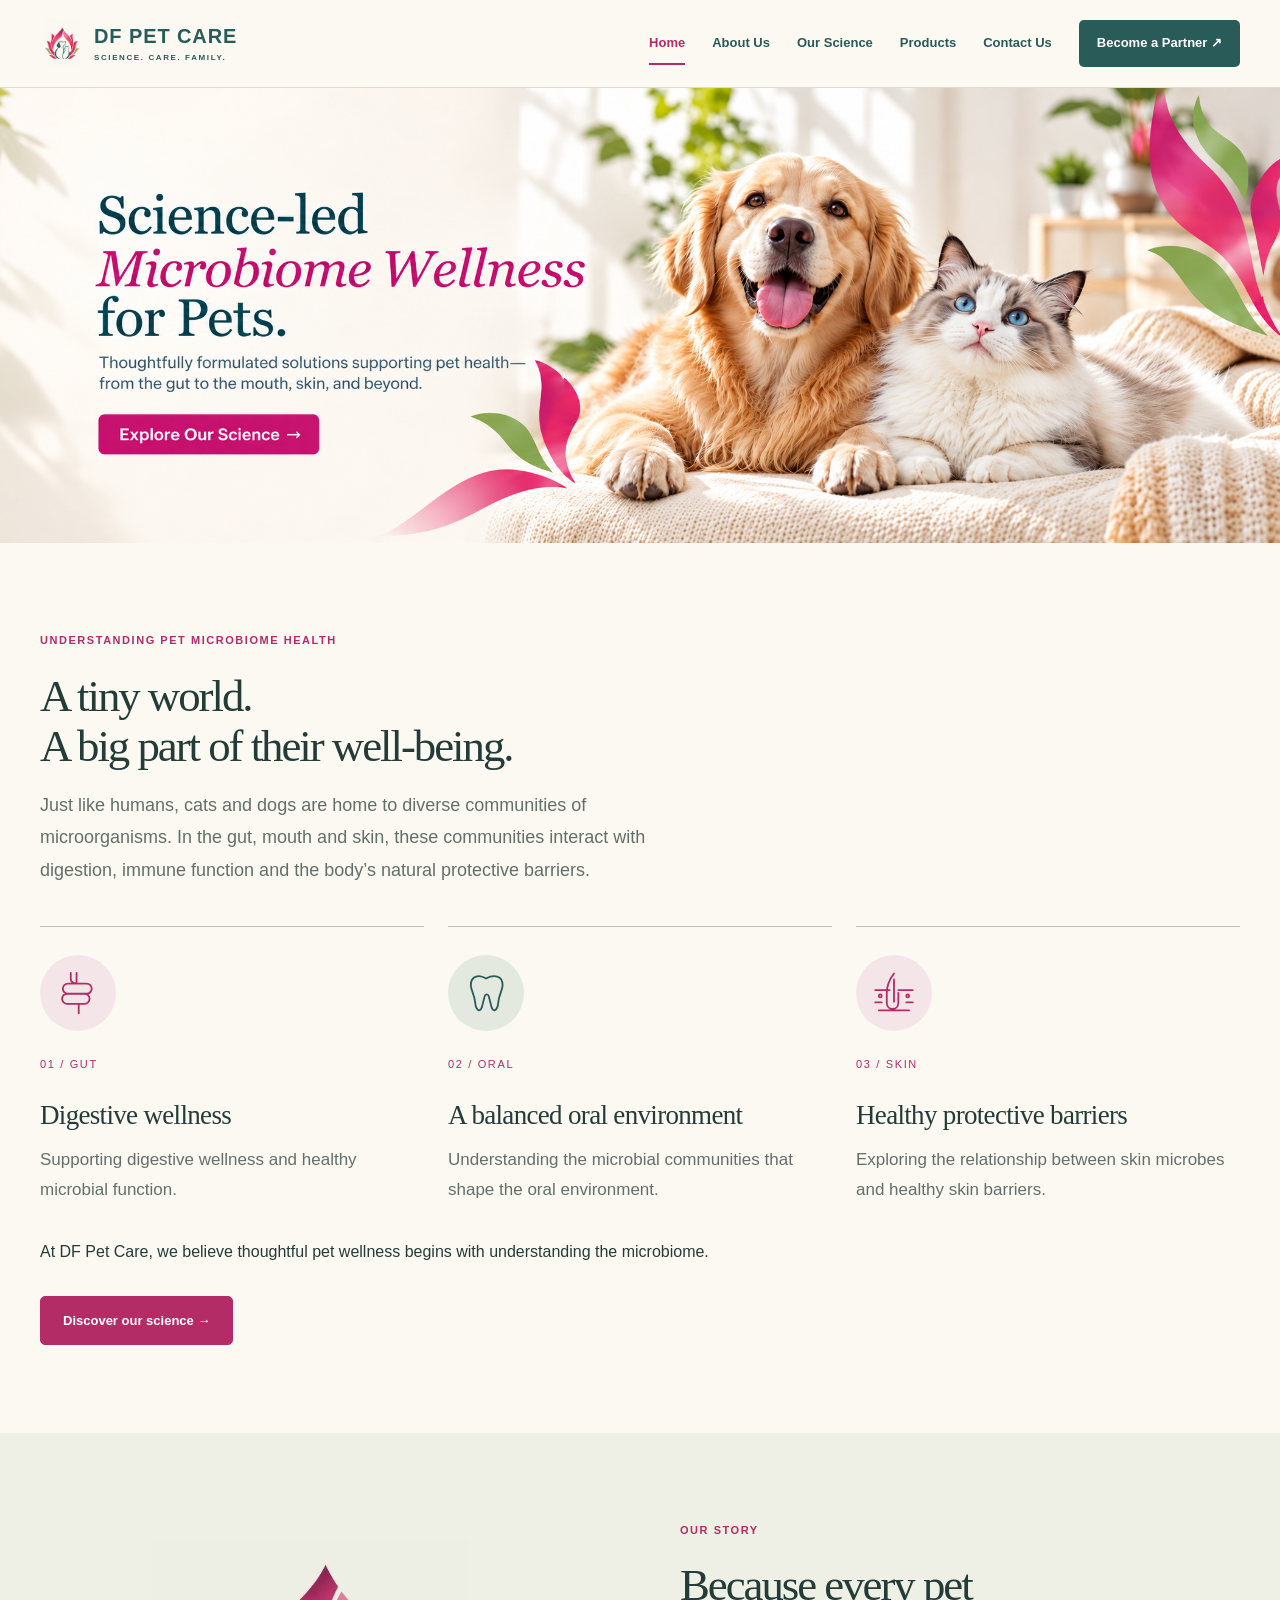
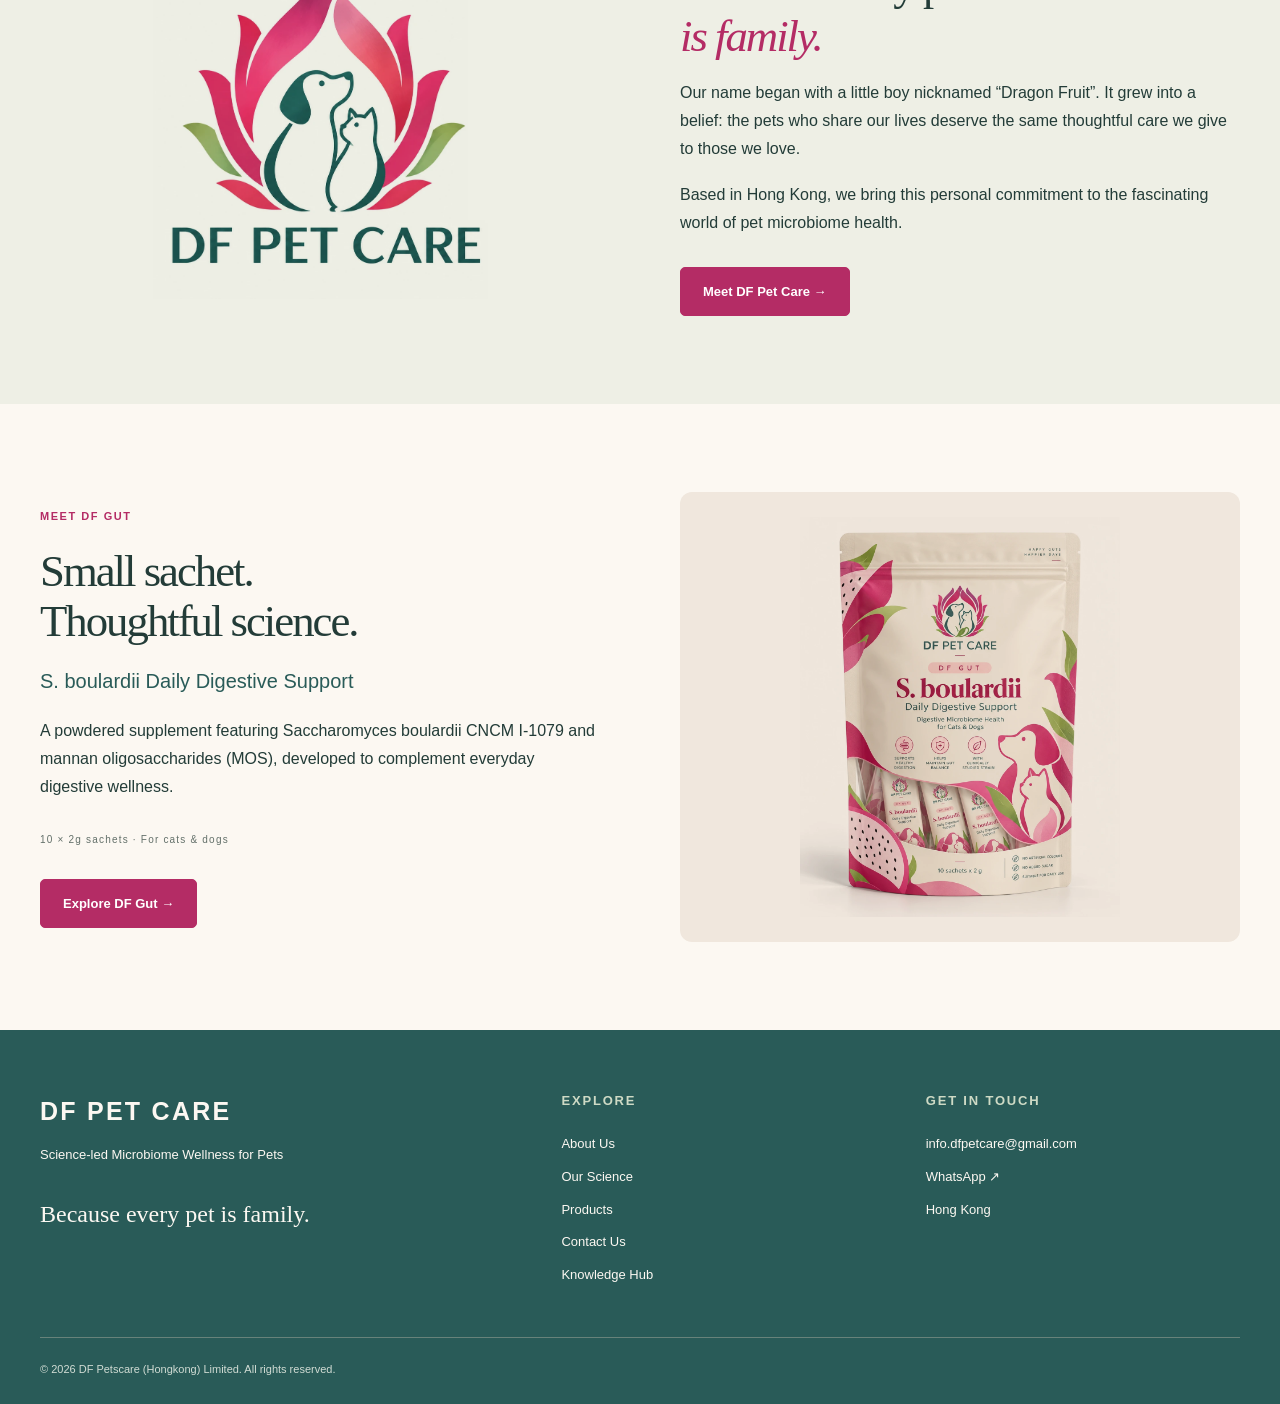
<file: website/index.html>
<!doctype html><html lang="en"><head><meta charset="utf-8"><meta name="viewport" content="width=device-width,initial-scale=1"><title>Home | DF Pet Care</title><meta name="description" content="Science-led microbiome wellness for pets. Explore DF Pet Care and DF Gut daily digestive support."><link rel="icon" href="assets/logo.webp"><link rel="stylesheet" href="style.css"><script src="site.js" defer></script></head><body><a class="skip-link" href="#main">Skip to content</a><header class="site-header"><div class="nav-wrap"><a class="brand" href="index.html"><img src="assets/logo.webp" alt="" width="46" height="50"><span>DF PET CARE<small>SCIENCE. CARE. FAMILY.</small></span></a><button class="menu-toggle" type="button" aria-expanded="false" aria-controls="primary-nav">Menu <span>☰</span></button><nav id="primary-nav" aria-label="Main navigation"><a aria-current="page" href="index.html">Home</a><a href="about-us.html">About Us</a><a href="our-science.html">Our Science</a><a href="products.html">Products</a><a href="contact-us.html">Contact Us</a><a class="partner-link" href="mailto:info.dfpetcare@gmail.com?subject=DF%20Pet%20Care%20partnership%20enquiry">Become a Partner ↗</a></nav></div></header><main id="main">
<section class="home-banner" aria-labelledby="home-title"><h1 id="home-title" class="screen-reader-text">Science-led Microbiome Wellness for Pets</h1><a href="our-science.html" aria-label="Explore our science"><img src="assets/homepage-banner-hd.webp" width="2103" height="748" fetchpriority="high" alt="DF Pet Care. Science-led Microbiome Wellness for Pets. Thoughtfully formulated solutions supporting pet health, from the gut to the mouth, skin, and beyond."/></a></section>


<div class="wp-block-group banner-mobile-copy">
<p class="lead">Science-led Microbiome Wellness for Pets</p>


<div class="wp-block-buttons">
<div class="wp-block-button"><a class="wp-block-button__link wp-element-button" href="our-science.html">Explore our science →</a></div>

</div>

</div>


<div class="wp-block-group section ">
<div class="wp-block-group container">
<p class="eyebrow">Understanding pet microbiome health</p>


<h2 class="wp-block-heading">A tiny world.<br>A big part of their well-being.</h2>


<p class="lead">Just like humans, cats and dogs are home to diverse communities of microorganisms. In the gut, mouth and skin, these communities interact with digestion, immune function and the body’s natural protective barriers.</p>


<div class="wp-block-group grid grid-3 ">
<div class="wp-block-group card">
<span class="wellness-icon icon-gut" aria-hidden="true"><svg viewBox="0 0 72 72" fill="none" stroke="currentColor" stroke-width="2.5" stroke-linecap="round" stroke-linejoin="round"><path d="M26 8v9c0 4 5 6 9 6h13a7 7 0 0 1 0 14H21a7 7 0 0 0 0 14h24a7 7 0 0 0 0-14H22a7 7 0 0 1 0-14h12V8M37 51v13"/></svg></span>


<p class="card-number">01 / GUT</p>


<h3 class="wp-block-heading">Digestive wellness</h3>


<p>Supporting digestive wellness and healthy microbial function.</p>

</div>


<div class="wp-block-group card">
<span class="wellness-icon icon-oral" aria-hidden="true"><svg viewBox="0 0 72 72" fill="none" stroke="currentColor" stroke-width="2.5" stroke-linecap="round" stroke-linejoin="round"><path d="M36 16c-9-6-21-4-21 9 0 8 5 12 6 24 1 12 8 15 10 4l3-12c1-4 5-4 6 0l3 12c2 11 9 8 10-4 1-12 6-16 6-24 0-13-12-15-23-9Z"/></svg></span>


<p class="card-number">02 / ORAL</p>


<h3 class="wp-block-heading">A balanced oral environment</h3>


<p>Understanding the microbial communities that shape the oral environment.</p>

</div>


<div class="wp-block-group card">
<span class="wellness-icon icon-skin" aria-hidden="true"><svg viewBox="0 0 72 72" fill="none" stroke="currentColor" stroke-width="2.5" stroke-linecap="round" stroke-linejoin="round"><path d="M10 32h20m12 0h20M36 9c-7 9-10 16-10 27v13c0 12 16 12 16 0V36M36 17v31M10 49h9m34 0h9M15 60h42"/><circle cx="17" cy="40" r="2"/><circle cx="55" cy="40" r="2"/></svg></span>


<p class="card-number">03 / SKIN</p>


<h3 class="wp-block-heading">Healthy protective barriers</h3>


<p>Exploring the relationship between skin microbes and healthy skin barriers.</p>

</div>

</div>


<p>At DF Pet Care, we believe thoughtful pet wellness begins with understanding the microbiome.</p>


<div class="wp-block-buttons">
<div class="wp-block-button"><a class="wp-block-button__link wp-element-button" href="our-science.html">Discover our science →</a></div>

</div>

</div>

</div>


<div class="wp-block-group section story-band">
<div class="wp-block-group container">
<div class="wp-block-group split ">
<div class="wp-block-group split-copy">
<figure class="wp-block-image size-full brand-story-mark"><img src="assets/logo-full.webp" alt="DF Pet Care dragon fruit, dog and cat brand mark"/></figure>

</div>


<div class="wp-block-group split-visual">
<p class="eyebrow">Our story</p>


<h2 class="wp-block-heading">Because every pet<br><em>is family.</em></h2>


<p>Our name began with a little boy nicknamed “Dragon Fruit”. It grew into a belief: the pets who share our lives deserve the same thoughtful care we give to those we love.</p>


<p>Based in Hong Kong, we bring this personal commitment to the fascinating world of pet microbiome health.</p>


<div class="wp-block-buttons">
<div class="wp-block-button"><a class="wp-block-button__link wp-element-button" href="about-us.html">Meet DF Pet Care →</a></div>

</div>

</div>

</div>

</div>

</div>


<div class="wp-block-group section product-feature">
<div class="wp-block-group container">
<div class="wp-block-group split ">
<div class="wp-block-group split-copy">
<p class="eyebrow">Meet DF Gut</p>


<h2 class="wp-block-heading">Small sachet.<br>Thoughtful science.</h2>


<p class="product-subtitle">S. boulardii Daily Digestive Support</p>


<p>A powdered supplement featuring Saccharomyces boulardii CNCM I-1079 and mannan oligosaccharides (MOS), developed to complement everyday digestive wellness.</p>


<p class="microline">10 × 2g sachets · For cats & dogs</p>


<div class="wp-block-buttons">
<div class="wp-block-button"><a class="wp-block-button__link wp-element-button" href="products.html#df-gut">Explore DF Gut →</a></div>

</div>

</div>


<div class="wp-block-group split-visual">
<figure class="wp-block-image size-full"><img src="assets/gut-pouch.webp" alt="DF Gut resealable pouch with ten sachets"/></figure>

</div>

</div>

</div>

</div>

</main><footer class="site-footer"><div class="container"><div class="footer-top"><div><p class="footer-brand">DF PET CARE</p><p>Science-led Microbiome Wellness for Pets</p><p class="footer-tagline">Because every pet is family.</p></div><div><p class="eyebrow">Explore</p><p><a class="" href="about-us.html">About Us</a></p><p><a class="" href="our-science.html">Our Science</a></p><p><a class="" href="products.html">Products</a></p><p><a class="" href="contact-us.html">Contact Us</a></p>
<p><a class="" href="knowledge-hub.html">Knowledge Hub</a></p>

</div><div><p class="eyebrow">Get in touch</p><p><a href="mailto:info.dfpetcare@gmail.com">info.dfpetcare@gmail.com</a></p><p><a href="https://wa.me/8613913708486">WhatsApp ↗</a></p><p>Hong Kong</p></div></div><div class="footer-bottom">© 2026 DF Petscare (Hongkong) Limited. All rights reserved.</div></div></footer></body></html>
</file>
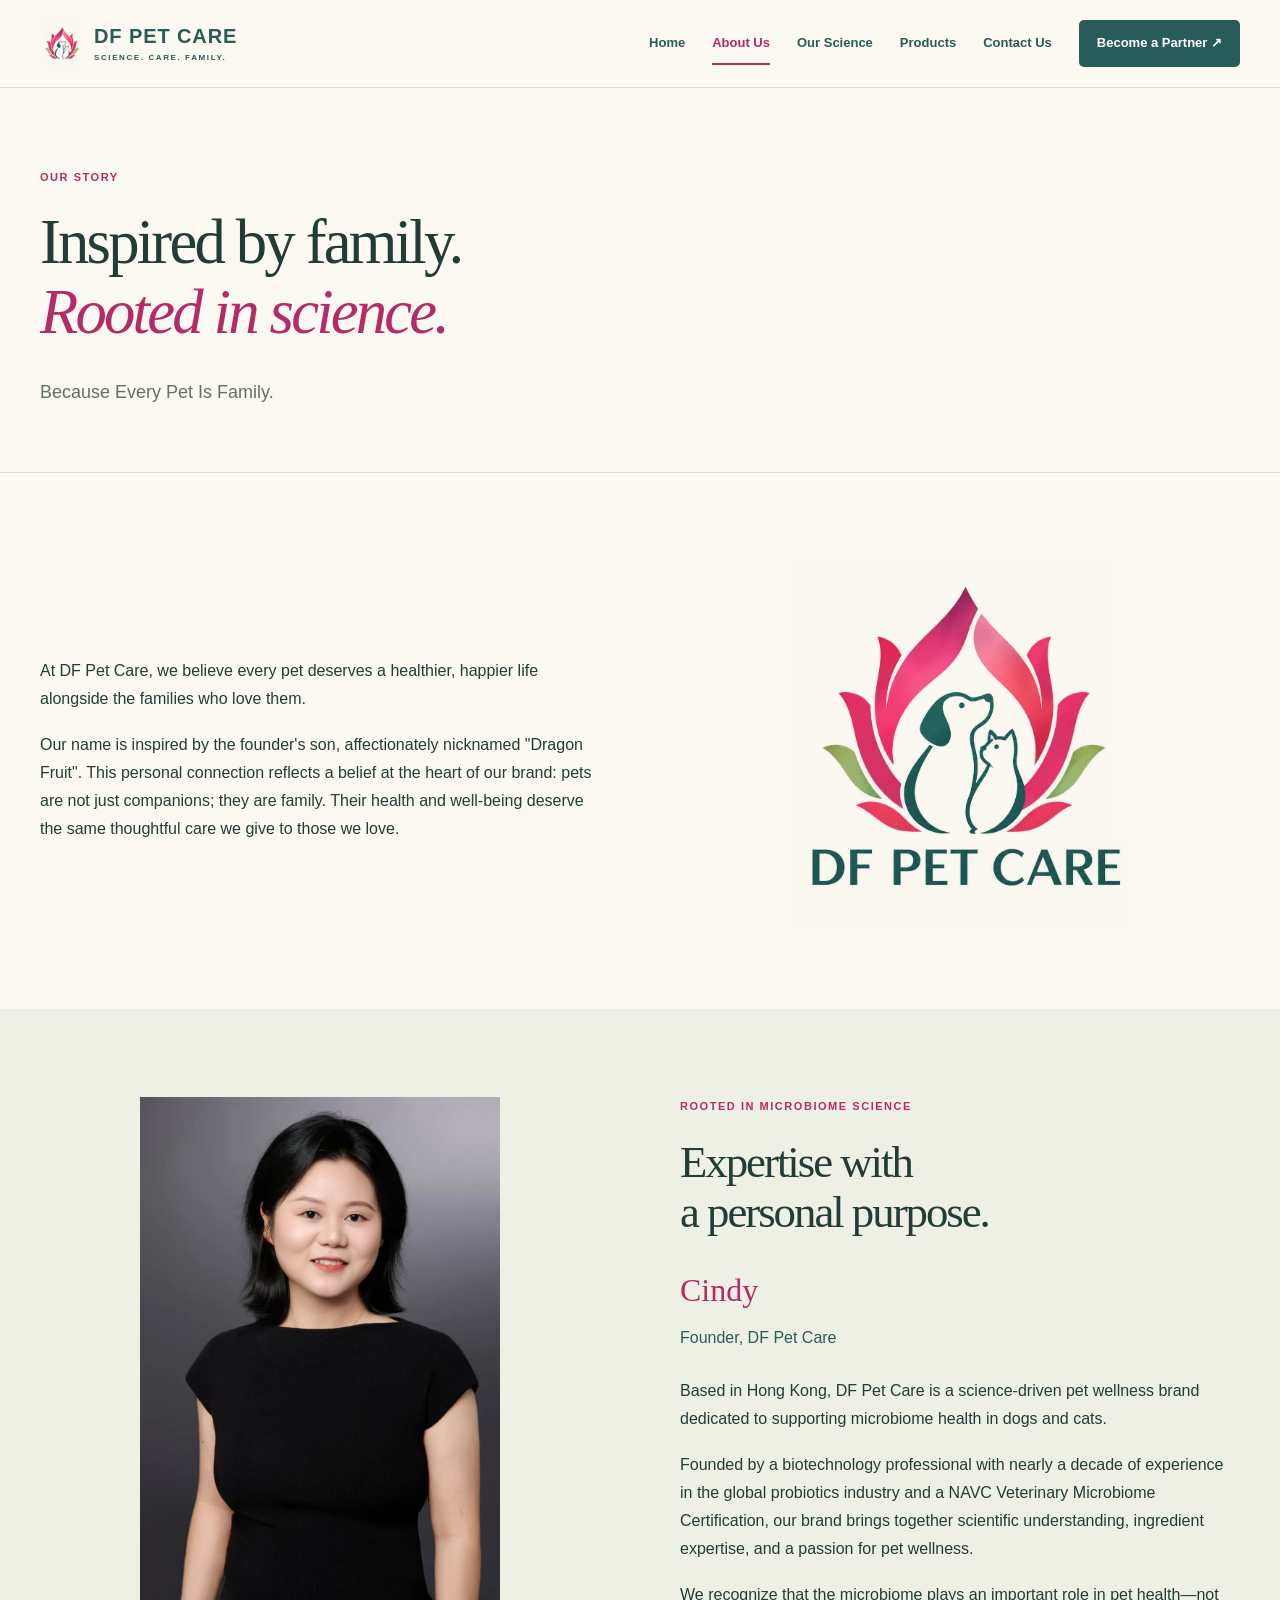
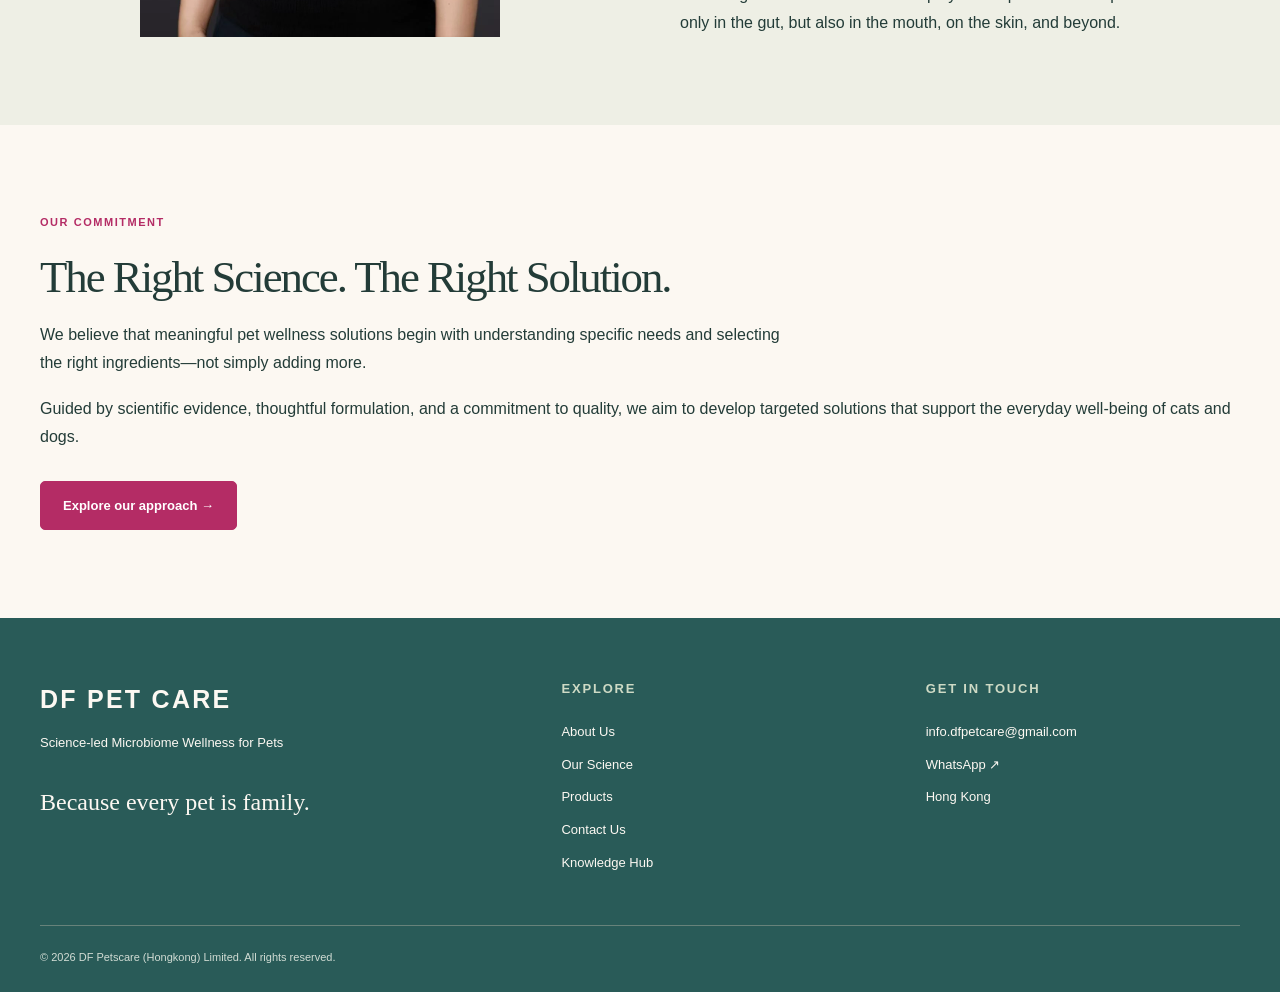
<file: website/about-us.html>
<!doctype html><html lang="en"><head><meta charset="utf-8"><meta name="viewport" content="width=device-width,initial-scale=1"><title>About Us | DF Pet Care</title><meta name="description" content="Science-led microbiome wellness for pets. Explore DF Pet Care and DF Gut daily digestive support."><link rel="icon" href="assets/logo.webp"><link rel="stylesheet" href="style.css"><script src="site.js" defer></script></head><body><a class="skip-link" href="#main">Skip to content</a><header class="site-header"><div class="nav-wrap"><a class="brand" href="index.html"><img src="assets/logo.webp" alt="" width="46" height="50"><span>DF PET CARE<small>SCIENCE. CARE. FAMILY.</small></span></a><button class="menu-toggle" type="button" aria-expanded="false" aria-controls="primary-nav">Menu <span>☰</span></button><nav id="primary-nav" aria-label="Main navigation"><a href="index.html">Home</a><a aria-current="page" href="about-us.html">About Us</a><a href="our-science.html">Our Science</a><a href="products.html">Products</a><a href="contact-us.html">Contact Us</a><a class="partner-link" href="mailto:info.dfpetcare@gmail.com?subject=DF%20Pet%20Care%20partnership%20enquiry">Become a Partner ↗</a></nav></div></header><main id="main">
<div class="wp-block-group section page-intro">
<div class="wp-block-group container">
<p class="eyebrow">Our story</p>


<h1 class="wp-block-heading">Inspired by family.<br><em>Rooted in science.</em></h1>


<p class="lead">Because Every Pet Is Family.</p>

</div>

</div>


<div class="wp-block-group section ">
<div class="wp-block-group container">
<div class="wp-block-group split ">
<div class="wp-block-group split-copy">
<p>At DF Pet Care, we believe every pet deserves a healthier, happier life alongside the families who love them.</p>


<p>Our name is inspired by the founder&#x27;s son, affectionately nicknamed &quot;Dragon Fruit&quot;. This personal connection reflects a belief at the heart of our brand: pets are not just companions; they are family. Their health and well-being deserve the same thoughtful care we give to those we love.</p>

</div>


<div class="wp-block-group split-visual">
<figure class="wp-block-image size-full brand-story-mark"><img src="assets/logo-full.webp" alt="DF Pet Care brand mark"/></figure>

</div>

</div>

</div>

</div>


<div class="wp-block-group section story-band">
<div class="wp-block-group container">
<div class="wp-block-group split ">
<div class="wp-block-group split-copy">
<figure class="wp-block-image size-full portrait"><img src="assets/founder.webp" alt="Cindy, founder of DF Pet Care"/></figure>

</div>


<div class="wp-block-group split-visual">
<p class="eyebrow">Rooted in Microbiome Science</p>


<h2 class="wp-block-heading">Expertise with<br>a personal purpose.</h2>


<p class="founder-name">Cindy <span>Founder, DF Pet Care</span></p>


<p>Based in Hong Kong, DF Pet Care is a science-driven pet wellness brand dedicated to supporting microbiome health in dogs and cats.</p>


<p>Founded by a biotechnology professional with nearly a decade of experience in the global probiotics industry and a NAVC Veterinary Microbiome Certification, our brand brings together scientific understanding, ingredient expertise, and a passion for pet wellness.</p>


<p>We recognize that the microbiome plays an important role in pet health—not only in the gut, but also in the mouth, on the skin, and beyond.</p>

</div>

</div>

</div>

</div>


<div class="wp-block-group section ">
<div class="wp-block-group container">
<p class="eyebrow">Our commitment</p>


<h2 class="wp-block-heading">The Right Science. The Right Solution.</h2>


<p>We believe that meaningful pet wellness solutions begin with understanding specific needs and selecting the right ingredients—not simply adding more.</p>


<p>Guided by scientific evidence, thoughtful formulation, and a commitment to quality, we aim to develop targeted solutions that support the everyday well-being of cats and dogs.</p>


<div class="wp-block-buttons">
<div class="wp-block-button"><a class="wp-block-button__link wp-element-button" href="our-science.html">Explore our approach →</a></div>

</div>

</div>

</div>

</main><footer class="site-footer"><div class="container"><div class="footer-top"><div><p class="footer-brand">DF PET CARE</p><p>Science-led Microbiome Wellness for Pets</p><p class="footer-tagline">Because every pet is family.</p></div><div><p class="eyebrow">Explore</p><p><a class="" href="about-us.html">About Us</a></p><p><a class="" href="our-science.html">Our Science</a></p><p><a class="" href="products.html">Products</a></p><p><a class="" href="contact-us.html">Contact Us</a></p>
<p><a class="" href="knowledge-hub.html">Knowledge Hub</a></p>

</div><div><p class="eyebrow">Get in touch</p><p><a href="mailto:info.dfpetcare@gmail.com">info.dfpetcare@gmail.com</a></p><p><a href="https://wa.me/8613913708486">WhatsApp ↗</a></p><p>Hong Kong</p></div></div><div class="footer-bottom">© 2026 DF Petscare (Hongkong) Limited. All rights reserved.</div></div></footer></body></html>
</file>
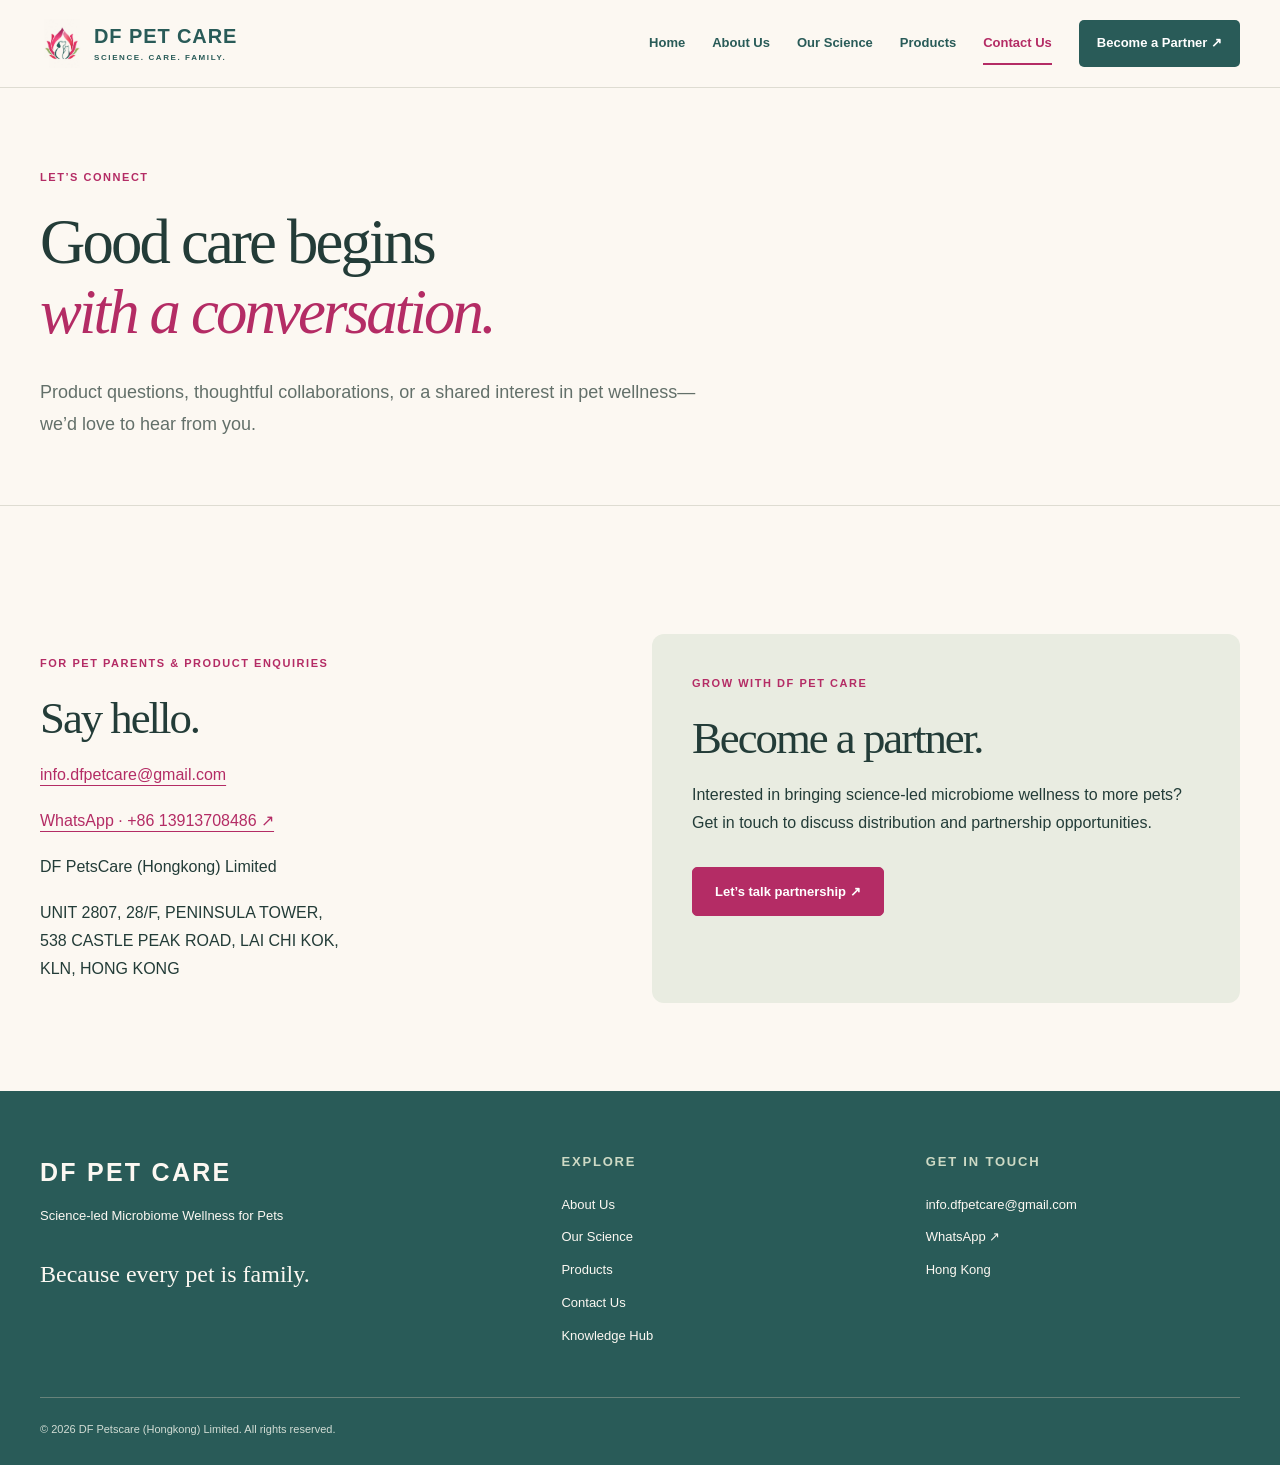
<file: website/contact-us.html>
<!doctype html><html lang="en"><head><meta charset="utf-8"><meta name="viewport" content="width=device-width,initial-scale=1"><title>Contact Us | DF Pet Care</title><meta name="description" content="Science-led microbiome wellness for pets. Explore DF Pet Care and DF Gut daily digestive support."><link rel="icon" href="assets/logo.webp"><link rel="stylesheet" href="style.css"><script src="site.js" defer></script></head><body><a class="skip-link" href="#main">Skip to content</a><header class="site-header"><div class="nav-wrap"><a class="brand" href="index.html"><img src="assets/logo.webp" alt="" width="46" height="50"><span>DF PET CARE<small>SCIENCE. CARE. FAMILY.</small></span></a><button class="menu-toggle" type="button" aria-expanded="false" aria-controls="primary-nav">Menu <span>☰</span></button><nav id="primary-nav" aria-label="Main navigation"><a href="index.html">Home</a><a href="about-us.html">About Us</a><a href="our-science.html">Our Science</a><a href="products.html">Products</a><a aria-current="page" href="contact-us.html">Contact Us</a><a class="partner-link" href="mailto:info.dfpetcare@gmail.com?subject=DF%20Pet%20Care%20partnership%20enquiry">Become a Partner ↗</a></nav></div></header><main id="main">
<div class="wp-block-group section page-intro">
<div class="wp-block-group container">
<p class="eyebrow">Let’s connect</p>


<h1 class="wp-block-heading">Good care begins<br><em>with a conversation.</em></h1>


<p class="lead">Product questions, thoughtful collaborations, or a shared interest in pet wellness—we’d love to hear from you.</p>

</div>

</div>


<div class="wp-block-group section ">
<div class="wp-block-group container">
<div class="wp-block-group grid grid-2 ">
<div class="wp-block-group contact-details">
<p class="eyebrow">For pet parents & product enquiries</p>


<h2 class="wp-block-heading">Say hello.</h2>


<p><a href="mailto:info.dfpetcare@gmail.com">info.dfpetcare@gmail.com</a></p>


<p><a href="https://wa.me/8613913708486" target="_blank" rel="noopener noreferrer">WhatsApp · +86 13913708486 ↗</a></p>


<p>DF PetsCare (Hongkong) Limited</p>


<p>UNIT 2807, 28/F, PENINSULA TOWER,<br>538 CASTLE PEAK ROAD, LAI CHI KOK,<br>KLN, HONG KONG</p>

</div>


<div class="wp-block-group partner-panel">
<p class="eyebrow">Grow with DF Pet Care</p>


<h2 class="wp-block-heading">Become a partner.</h2>


<p>Interested in bringing science-led microbiome wellness to more pets? Get in touch to discuss distribution and partnership opportunities.</p>


<div class="wp-block-buttons">
<div class="wp-block-button"><a class="wp-block-button__link wp-element-button" href="mailto:info.dfpetcare@gmail.com?subject=DF%20Pet%20Care%20partnership%20enquiry">Let’s talk partnership ↗</a></div>

</div>

</div>

</div>

</div>

</div>

</main><footer class="site-footer"><div class="container"><div class="footer-top"><div><p class="footer-brand">DF PET CARE</p><p>Science-led Microbiome Wellness for Pets</p><p class="footer-tagline">Because every pet is family.</p></div><div><p class="eyebrow">Explore</p><p><a class="" href="about-us.html">About Us</a></p><p><a class="" href="our-science.html">Our Science</a></p><p><a class="" href="products.html">Products</a></p><p><a class="" href="contact-us.html">Contact Us</a></p>
<p><a class="" href="knowledge-hub.html">Knowledge Hub</a></p>

</div><div><p class="eyebrow">Get in touch</p><p><a href="mailto:info.dfpetcare@gmail.com">info.dfpetcare@gmail.com</a></p><p><a href="https://wa.me/8613913708486">WhatsApp ↗</a></p><p>Hong Kong</p></div></div><div class="footer-bottom">© 2026 DF Petscare (Hongkong) Limited. All rights reserved.</div></div></footer></body></html>
</file>
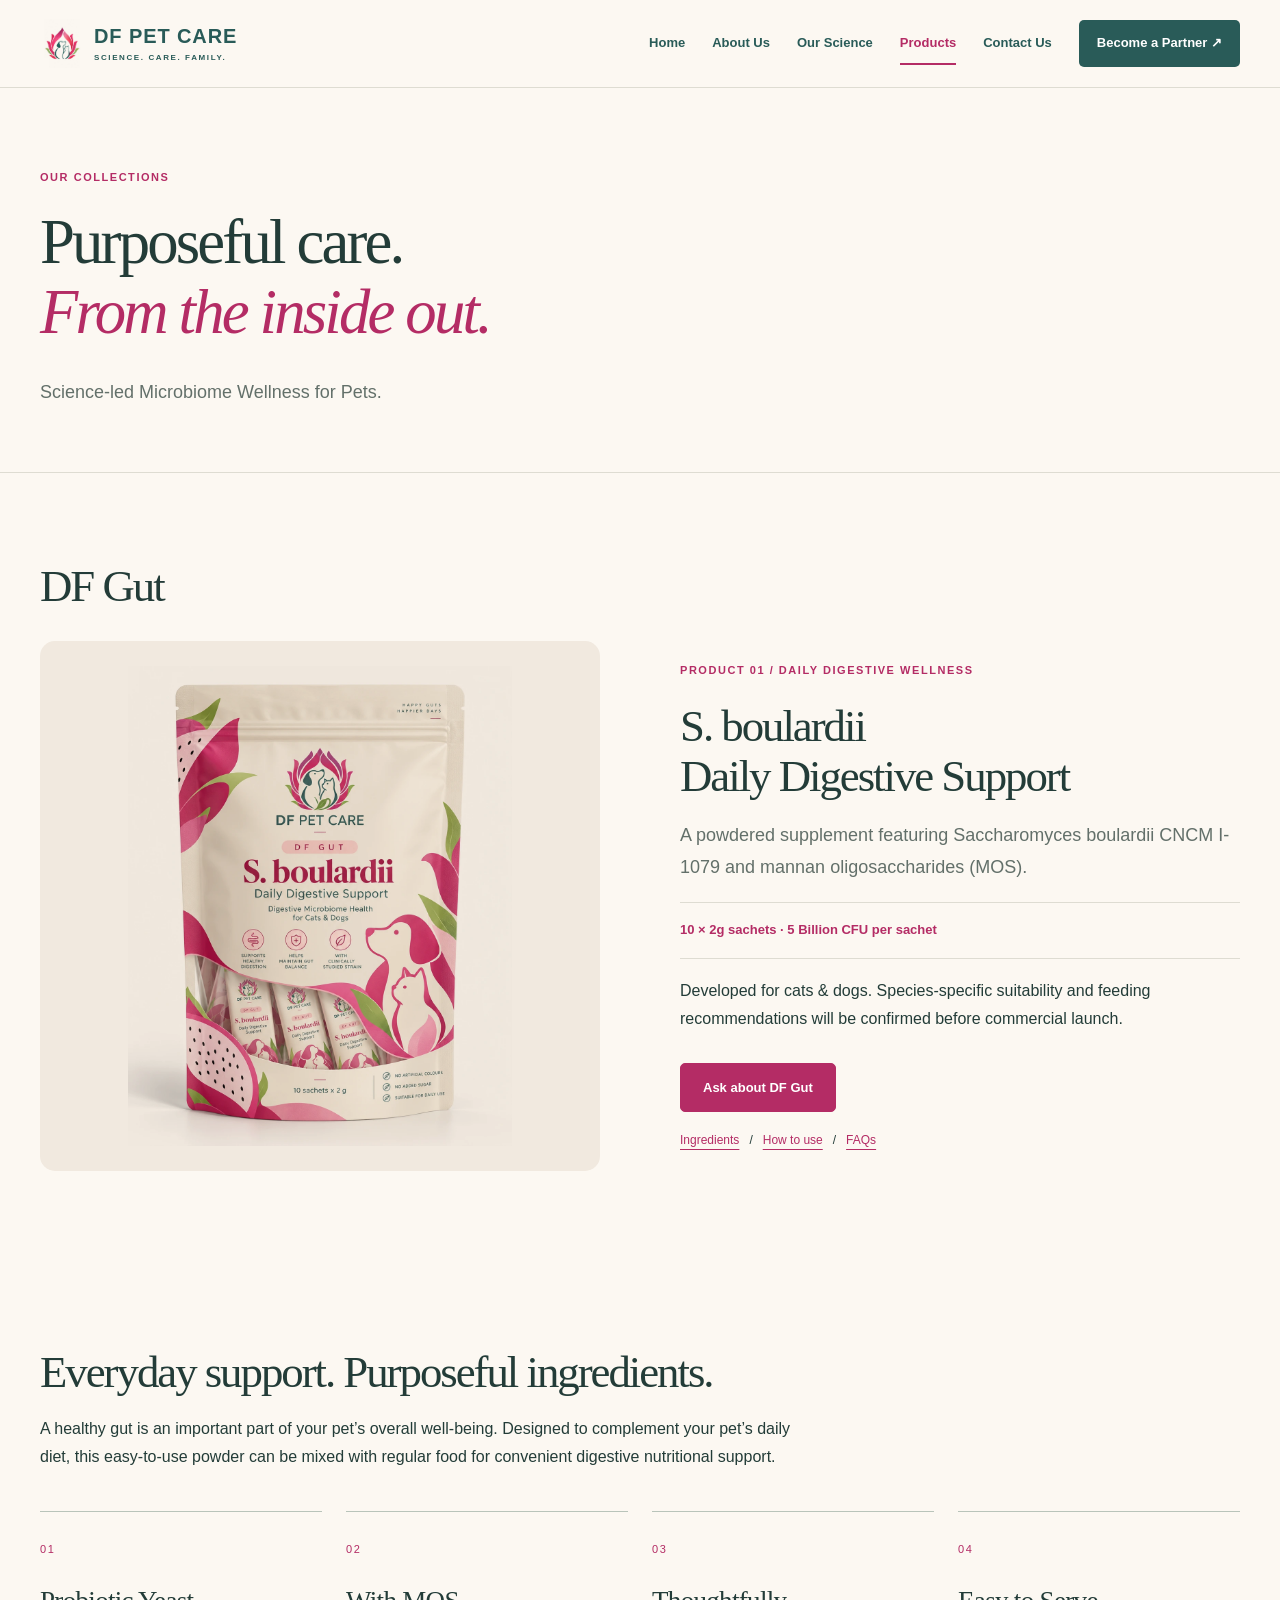
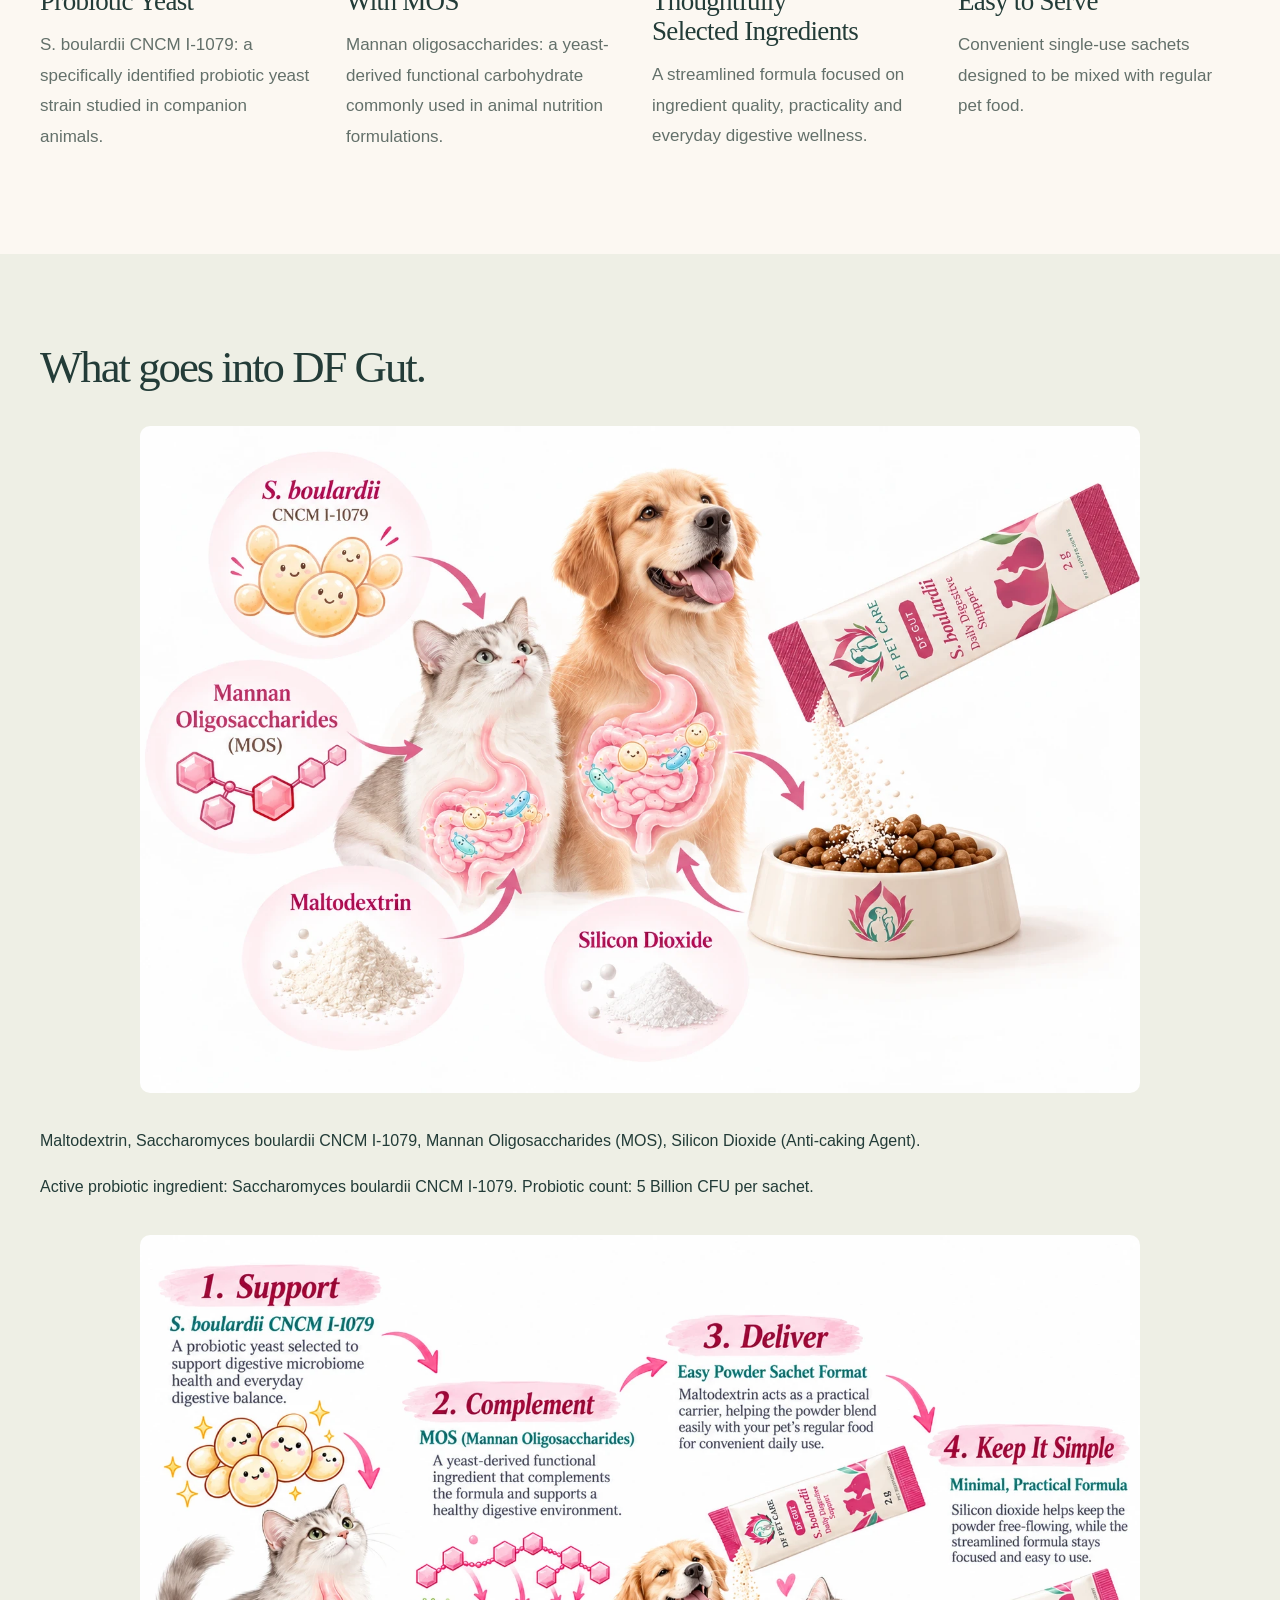
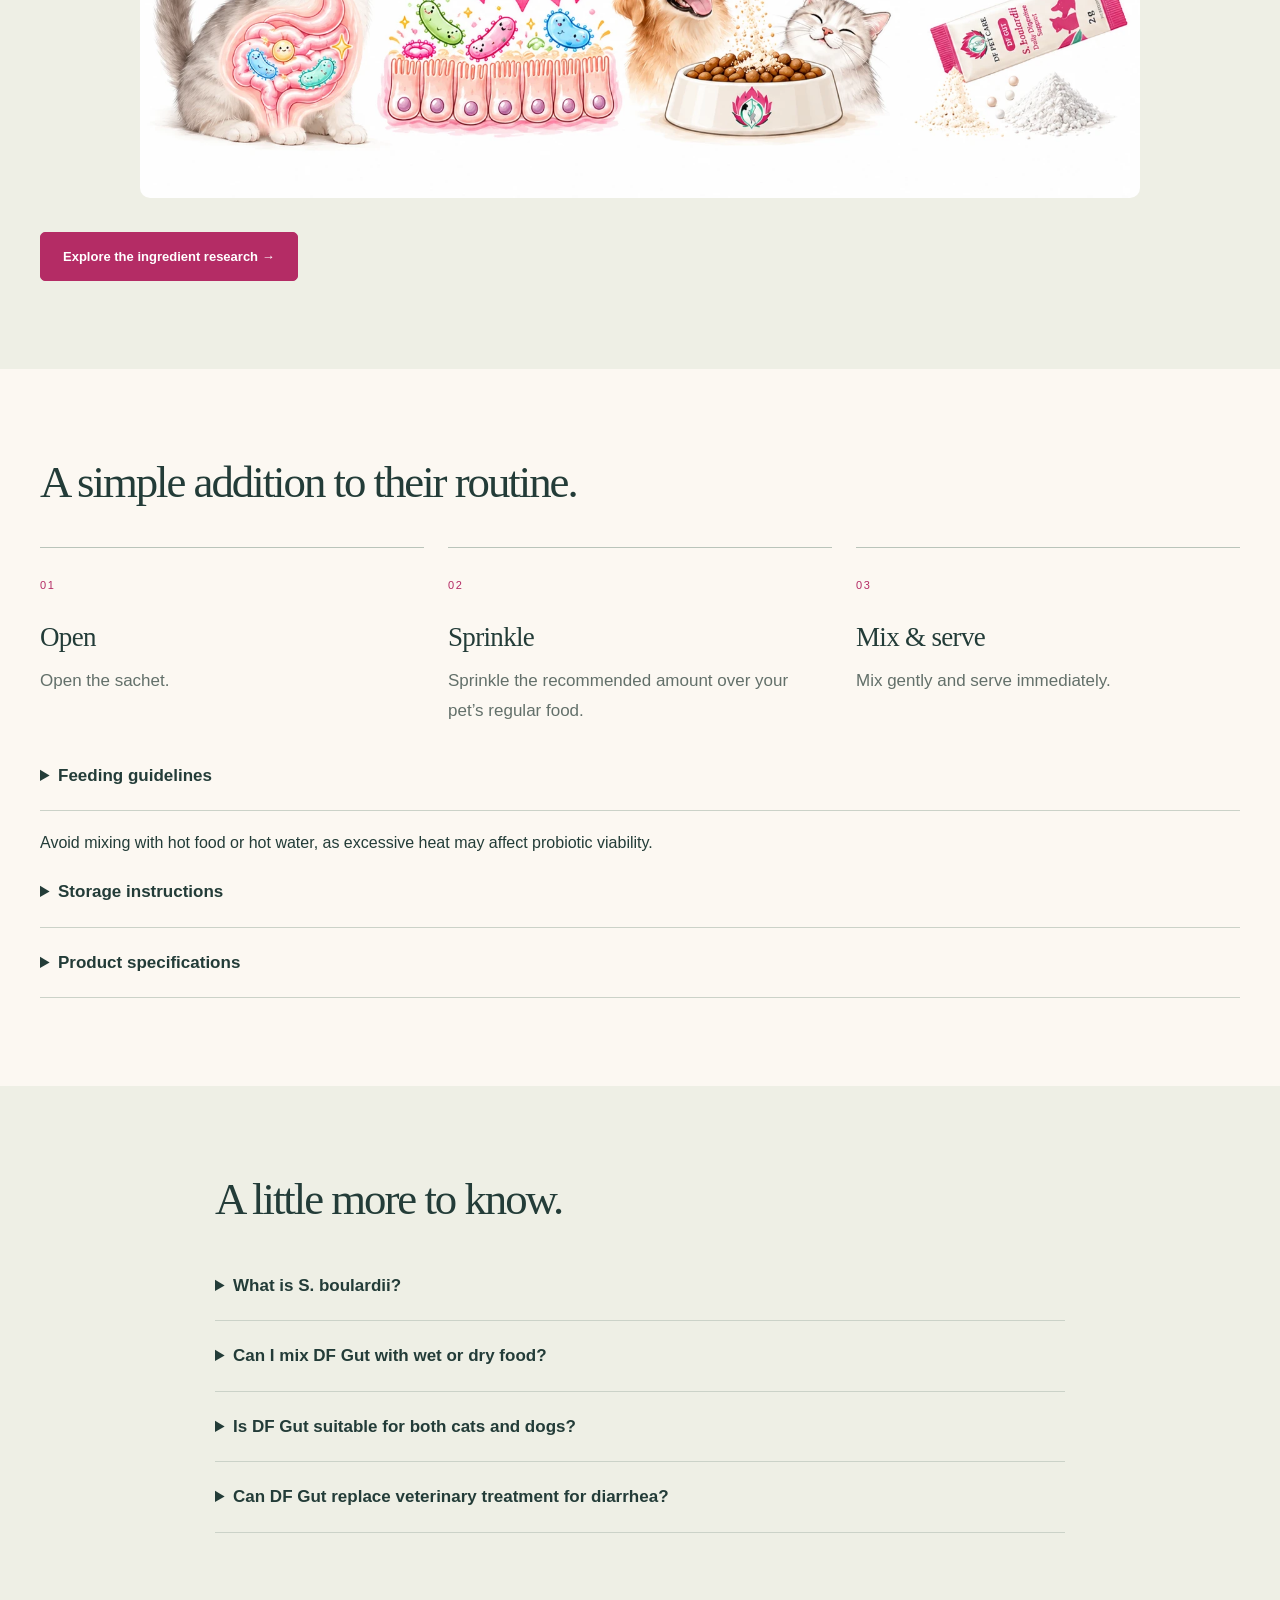
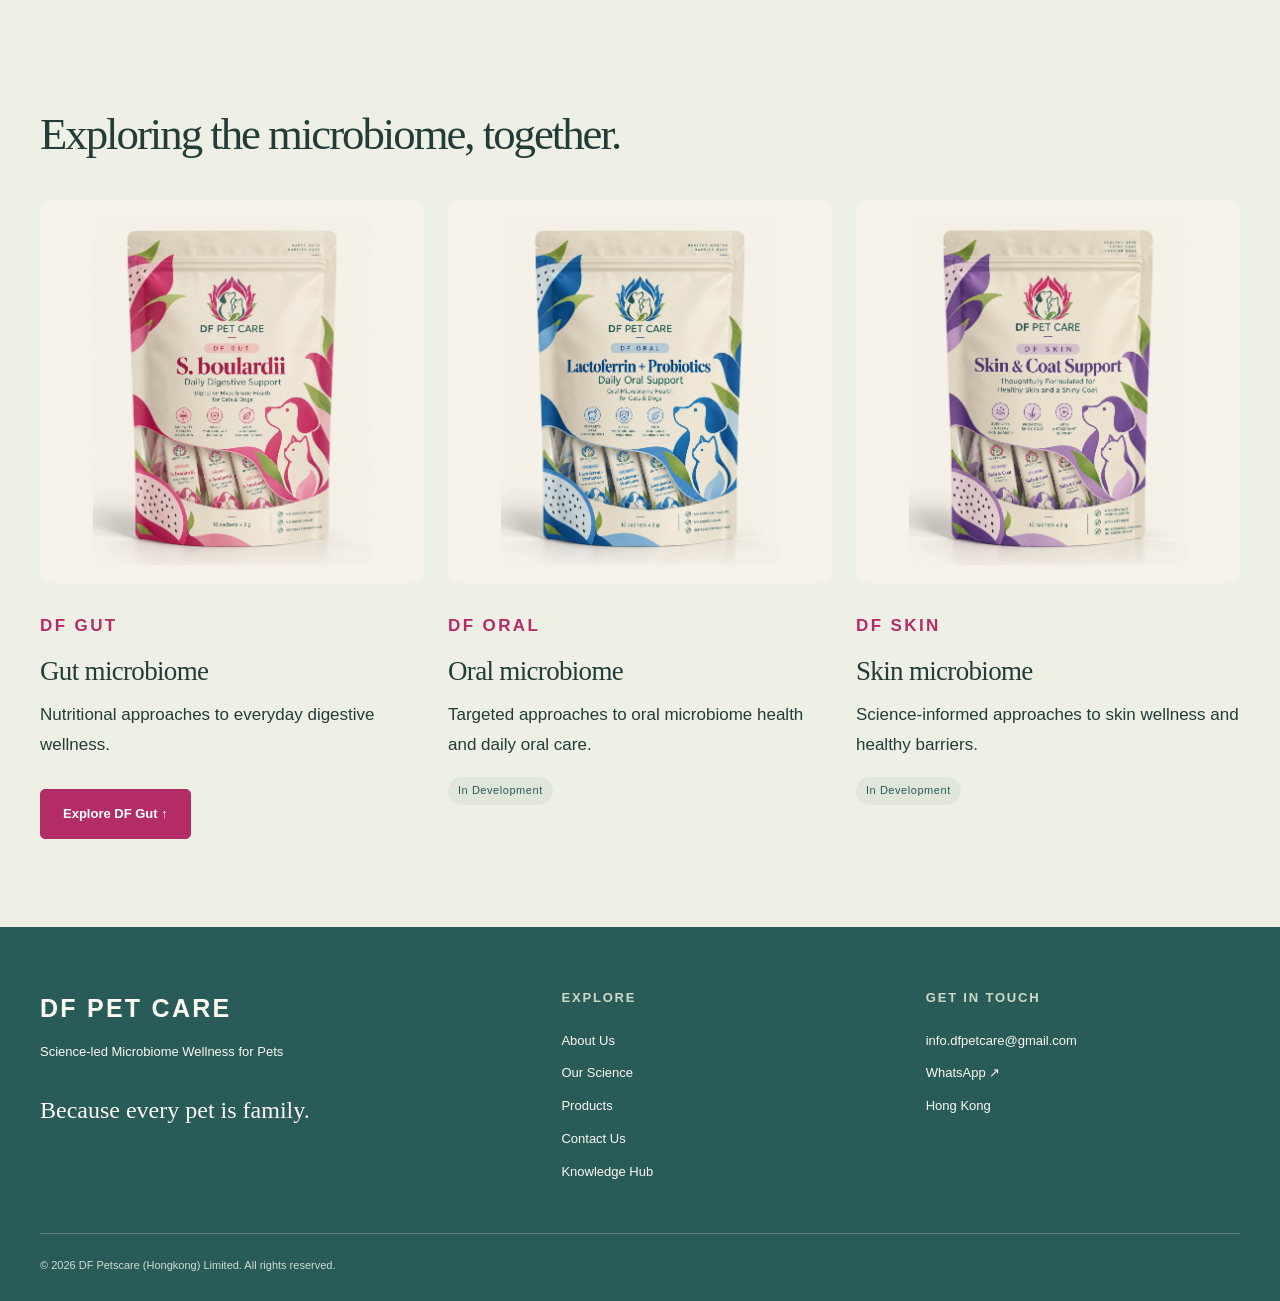
<file: website/df-gut.html>
<!doctype html><html lang="en"><head><meta charset="utf-8"><meta name="viewport" content="width=device-width,initial-scale=1"><title>DF Gut | DF Pet Care</title><link rel="canonical" href="https://dfpetcare.com/products.html"><meta http-equiv="refresh" content="0;url=products.html#df-gut"><script>location.replace("products.html"+(location.hash||"#df-gut"));</script></head><body><h1>DF Gut</h1><p><a href="products.html#df-gut">View DF Gut on our Products page.</a></p></body></html>
</file>
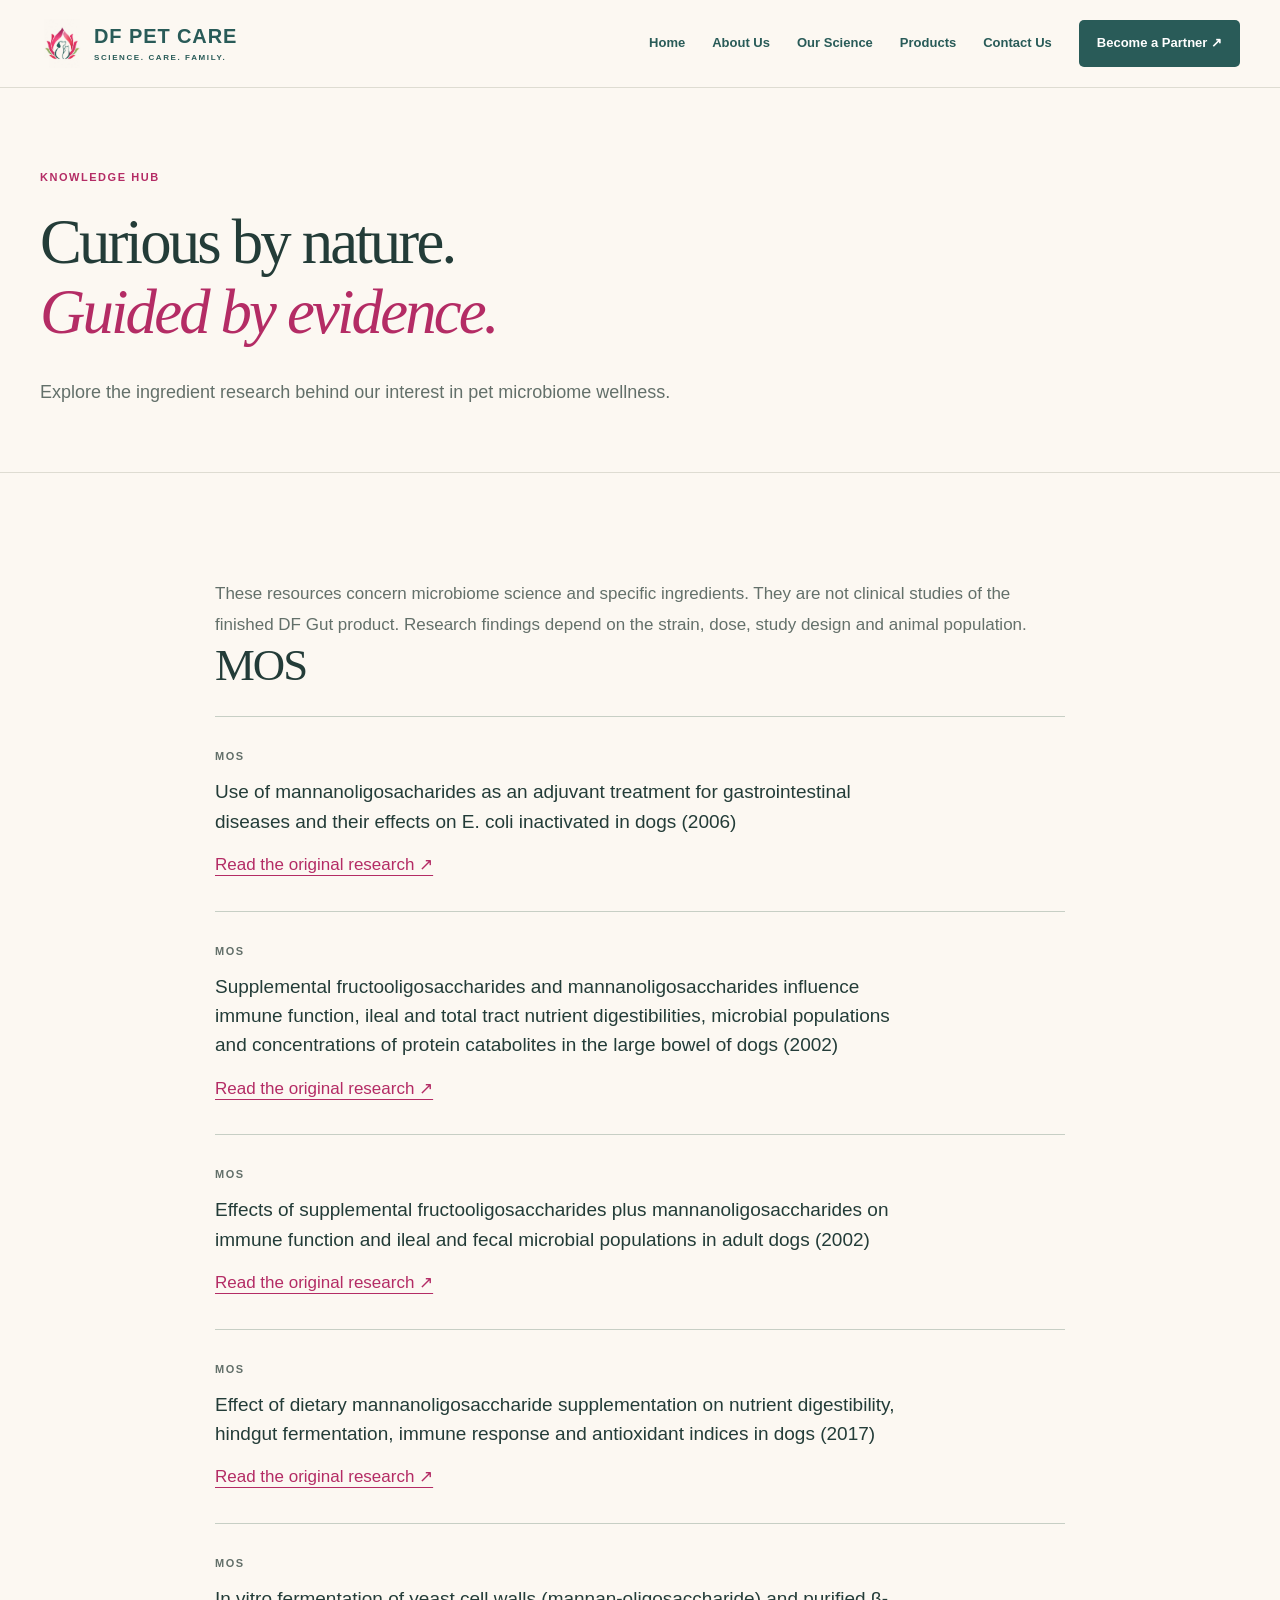
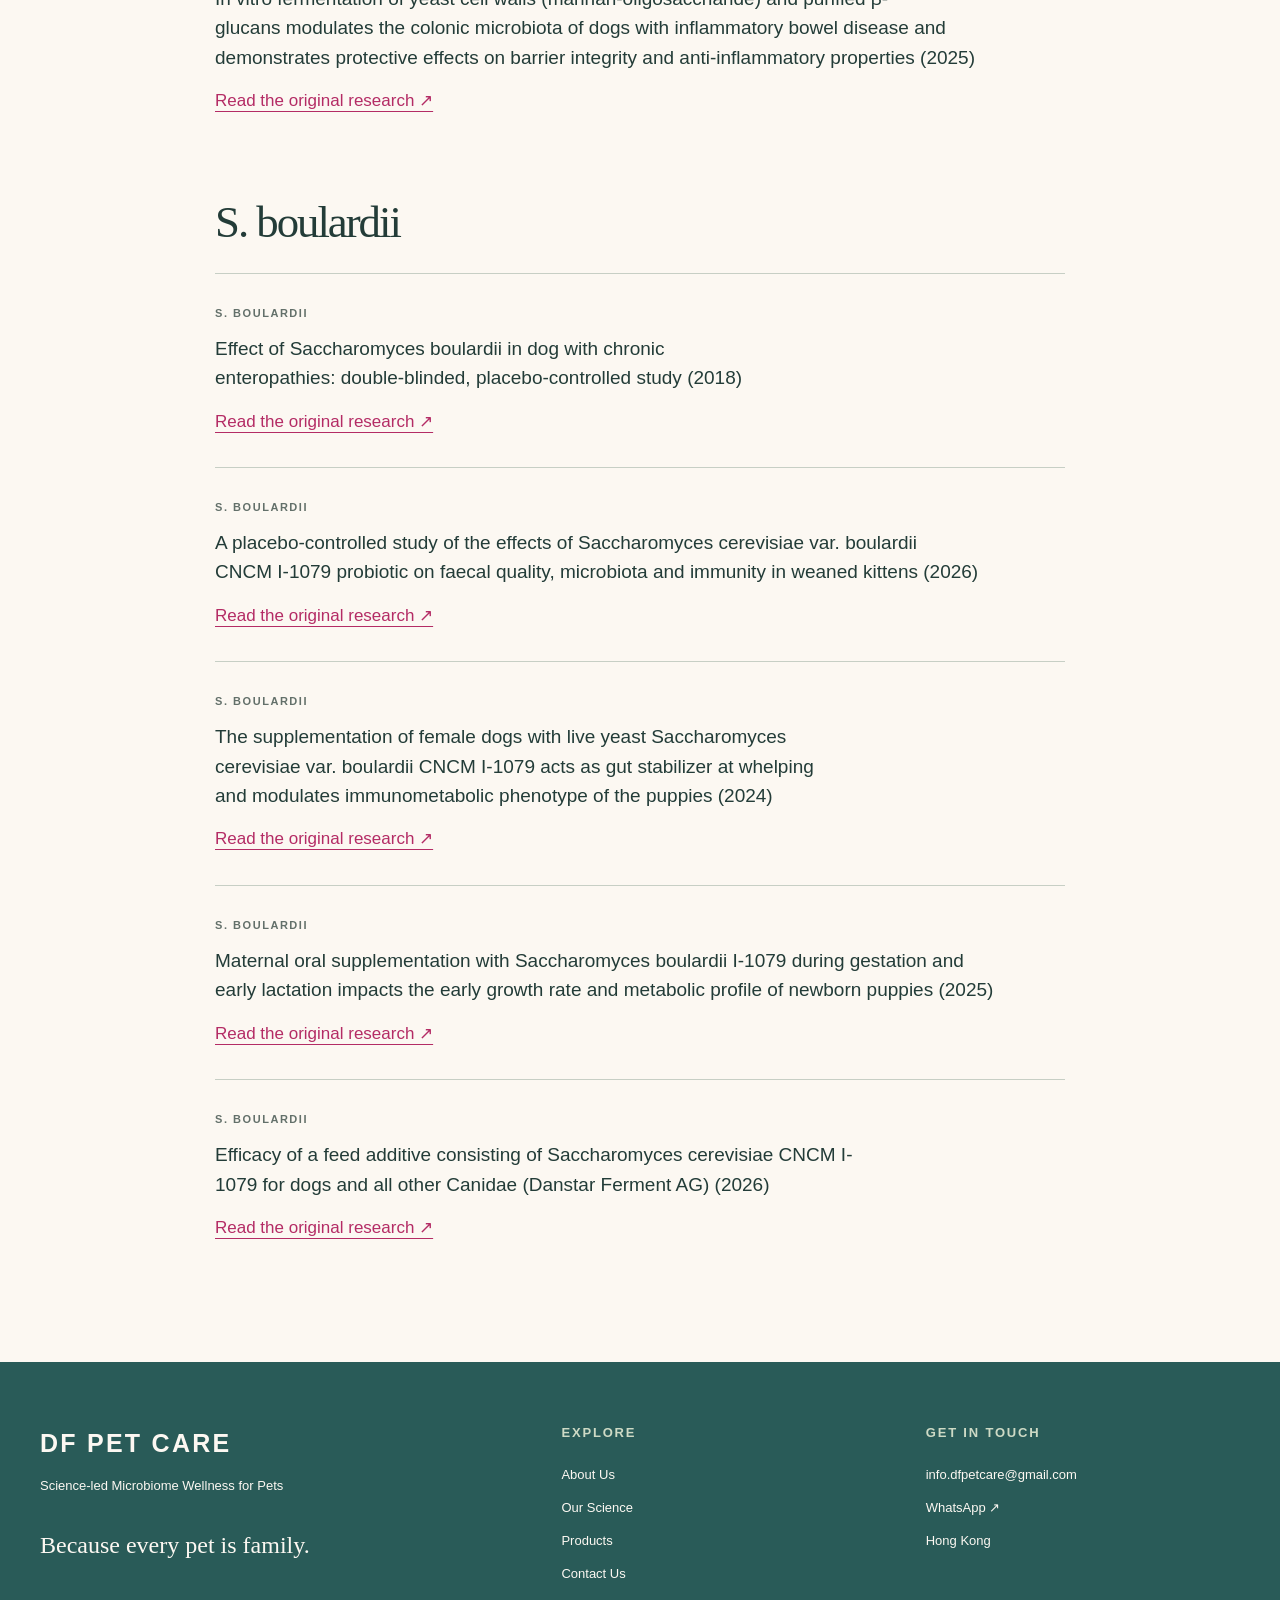
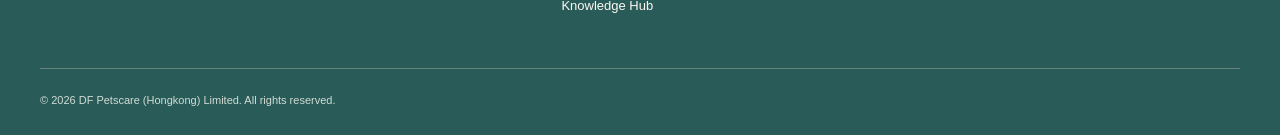
<file: website/knowledge-hub.html>
<!doctype html><html lang="en"><head><meta charset="utf-8"><meta name="viewport" content="width=device-width,initial-scale=1"><title>Knowledge Hub | DF Pet Care</title><meta name="description" content="Science-led microbiome wellness for pets. Explore DF Pet Care and DF Gut daily digestive support."><link rel="icon" href="assets/logo.webp"><link rel="stylesheet" href="style.css"><script src="site.js" defer></script></head><body><a class="skip-link" href="#main">Skip to content</a><header class="site-header"><div class="nav-wrap"><a class="brand" href="index.html"><img src="assets/logo.webp" alt="" width="46" height="50"><span>DF PET CARE<small>SCIENCE. CARE. FAMILY.</small></span></a><button class="menu-toggle" type="button" aria-expanded="false" aria-controls="primary-nav">Menu <span>☰</span></button><nav id="primary-nav" aria-label="Main navigation"><a href="index.html">Home</a><a href="about-us.html">About Us</a><a href="our-science.html">Our Science</a><a href="products.html">Products</a><a href="contact-us.html">Contact Us</a><a class="partner-link" href="mailto:info.dfpetcare@gmail.com?subject=DF%20Pet%20Care%20partnership%20enquiry">Become a Partner ↗</a></nav></div></header><main id="main">
<div class="wp-block-group section page-intro">
<div class="wp-block-group container">
<p class="eyebrow">Knowledge hub</p>


<h1 class="wp-block-heading">Curious by nature.<br><em>Guided by evidence.</em></h1>


<p class="lead">Explore the ingredient research behind our interest in pet microbiome wellness.</p>

</div>

</div>


<div class="wp-block-group section reading-section">
<div class="wp-block-group container">
<p>These resources concern microbiome science and specific ingredients. They are not clinical studies of the finished DF Gut product. Research findings depend on the strain, dose, study design and animal population.</p>


<h2 class="wp-block-heading">MOS</h2>


<div class="wp-block-group research-item">
<p class="eyebrow">MOS</p>


<h3 class="wp-block-heading">Use of mannanoligosacharides as an adjuvant treatment for gastrointestinal diseases and their effects on E. coli inactivated in dogs (2006)</h3>


<p><a href="https://pubmed.ncbi.nlm.nih.gov/17293961/" target="_blank" rel="noopener noreferrer">Read the original research ↗</a></p>

</div>


<div class="wp-block-group research-item">
<p class="eyebrow">MOS</p>


<h3 class="wp-block-heading">Supplemental fructooligosaccharides and mannanoligosaccharides influence immune function, ileal and total tract nutrient digestibilities, microbial populations and concentrations of protein catabolites in the large bowel of dogs (2002)</h3>


<p><a href="https://pubmed.ncbi.nlm.nih.gov/11983825/" target="_blank" rel="noopener noreferrer">Read the original research ↗</a></p>

</div>


<div class="wp-block-group research-item">
<p class="eyebrow">MOS</p>


<h3 class="wp-block-heading">Effects of supplemental fructooligosaccharides plus mannanoligosaccharides on immune function and ileal and fecal microbial populations in adult dogs (2002)</h3>


<p><a href="https://pubmed.ncbi.nlm.nih.gov/12462915/" target="_blank" rel="noopener noreferrer">Read the original research ↗</a></p>

</div>


<div class="wp-block-group research-item">
<p class="eyebrow">MOS</p>


<h3 class="wp-block-heading">Effect of dietary mannanoligosaccharide supplementation on nutrient digestibility, hindgut fermentation, immune response and antioxidant indices in dogs (2017)</h3>


<p><a href="https://pubmed.ncbi.nlm.nih.gov/28507766/" target="_blank" rel="noopener noreferrer">Read the original research ↗</a></p>

</div>


<div class="wp-block-group research-item">
<p class="eyebrow">MOS</p>


<h3 class="wp-block-heading">In vitro fermentation of yeast cell walls (mannan-oligosaccharide) and purified β-glucans modulates the colonic microbiota of dogs with inflammatory bowel disease and demonstrates protective effects on barrier integrity and anti-inflammatory properties (2025)</h3>


<p><a href="https://pubmed.ncbi.nlm.nih.gov/40359204/" target="_blank" rel="noopener noreferrer">Read the original research ↗</a></p>

</div>


<h2 class="wp-block-heading">S. boulardii</h2>


<div class="wp-block-group research-item">
<p class="eyebrow">S. boulardii</p>


<h3 class="wp-block-heading">Effect of Saccharomyces boulardii in dog with chronic enteropathies: double-blinded, placebo-controlled study (2018)</h3>


<p><a href="https://pubmed.ncbi.nlm.nih.gov/29212912/" target="_blank" rel="noopener noreferrer">Read the original research ↗</a></p>

</div>


<div class="wp-block-group research-item">
<p class="eyebrow">S. boulardii</p>


<h3 class="wp-block-heading">A placebo-controlled study of the effects of Saccharomyces cerevisiae var. boulardii CNCM I-1079 probiotic on faecal quality, microbiota and immunity in weaned kittens (2026)</h3>


<p><a href="https://doi.org/10.1186/s42523-026-00574-5" target="_blank" rel="noopener noreferrer">Read the original research ↗</a></p>

</div>


<div class="wp-block-group research-item">
<p class="eyebrow">S. boulardii</p>


<h3 class="wp-block-heading">The supplementation of female dogs with live yeast Saccharomyces cerevisiae var. boulardii CNCM I-1079 acts as gut stabilizer at whelping and modulates immunometabolic phenotype of the puppies (2024)</h3>


<p><a href="https://doi.org/10.3389/fnut.2024.1366256" target="_blank" rel="noopener noreferrer">Read the original research ↗</a></p>

</div>


<div class="wp-block-group research-item">
<p class="eyebrow">S. boulardii</p>


<h3 class="wp-block-heading">Maternal oral supplementation with Saccharomyces boulardii I-1079 during gestation and early lactation impacts the early growth rate and metabolic profile of newborn puppies (2025)</h3>


<p><a href="https://pubmed.ncbi.nlm.nih.gov/40083890/" target="_blank" rel="noopener noreferrer">Read the original research ↗</a></p>

</div>


<div class="wp-block-group research-item">
<p class="eyebrow">S. boulardii</p>


<h3 class="wp-block-heading">Efficacy of a feed additive consisting of Saccharomyces cerevisiae CNCM I-1079 for dogs and all other Canidae (Danstar Ferment AG) (2026)</h3>


<p><a href="https://doi.org/10.2903/j.efsa.2026.10240" target="_blank" rel="noopener noreferrer">Read the original research ↗</a></p>

</div>

</div>

</div>

</main><footer class="site-footer"><div class="container"><div class="footer-top"><div><p class="footer-brand">DF PET CARE</p><p>Science-led Microbiome Wellness for Pets</p><p class="footer-tagline">Because every pet is family.</p></div><div><p class="eyebrow">Explore</p><p><a class="" href="about-us.html">About Us</a></p><p><a class="" href="our-science.html">Our Science</a></p><p><a class="" href="products.html">Products</a></p><p><a class="" href="contact-us.html">Contact Us</a></p>
<p><a class="" href="knowledge-hub.html">Knowledge Hub</a></p>

</div><div><p class="eyebrow">Get in touch</p><p><a href="mailto:info.dfpetcare@gmail.com">info.dfpetcare@gmail.com</a></p><p><a href="https://wa.me/8613913708486">WhatsApp ↗</a></p><p>Hong Kong</p></div></div><div class="footer-bottom">© 2026 DF Petscare (Hongkong) Limited. All rights reserved.</div></div></footer></body></html>
</file>
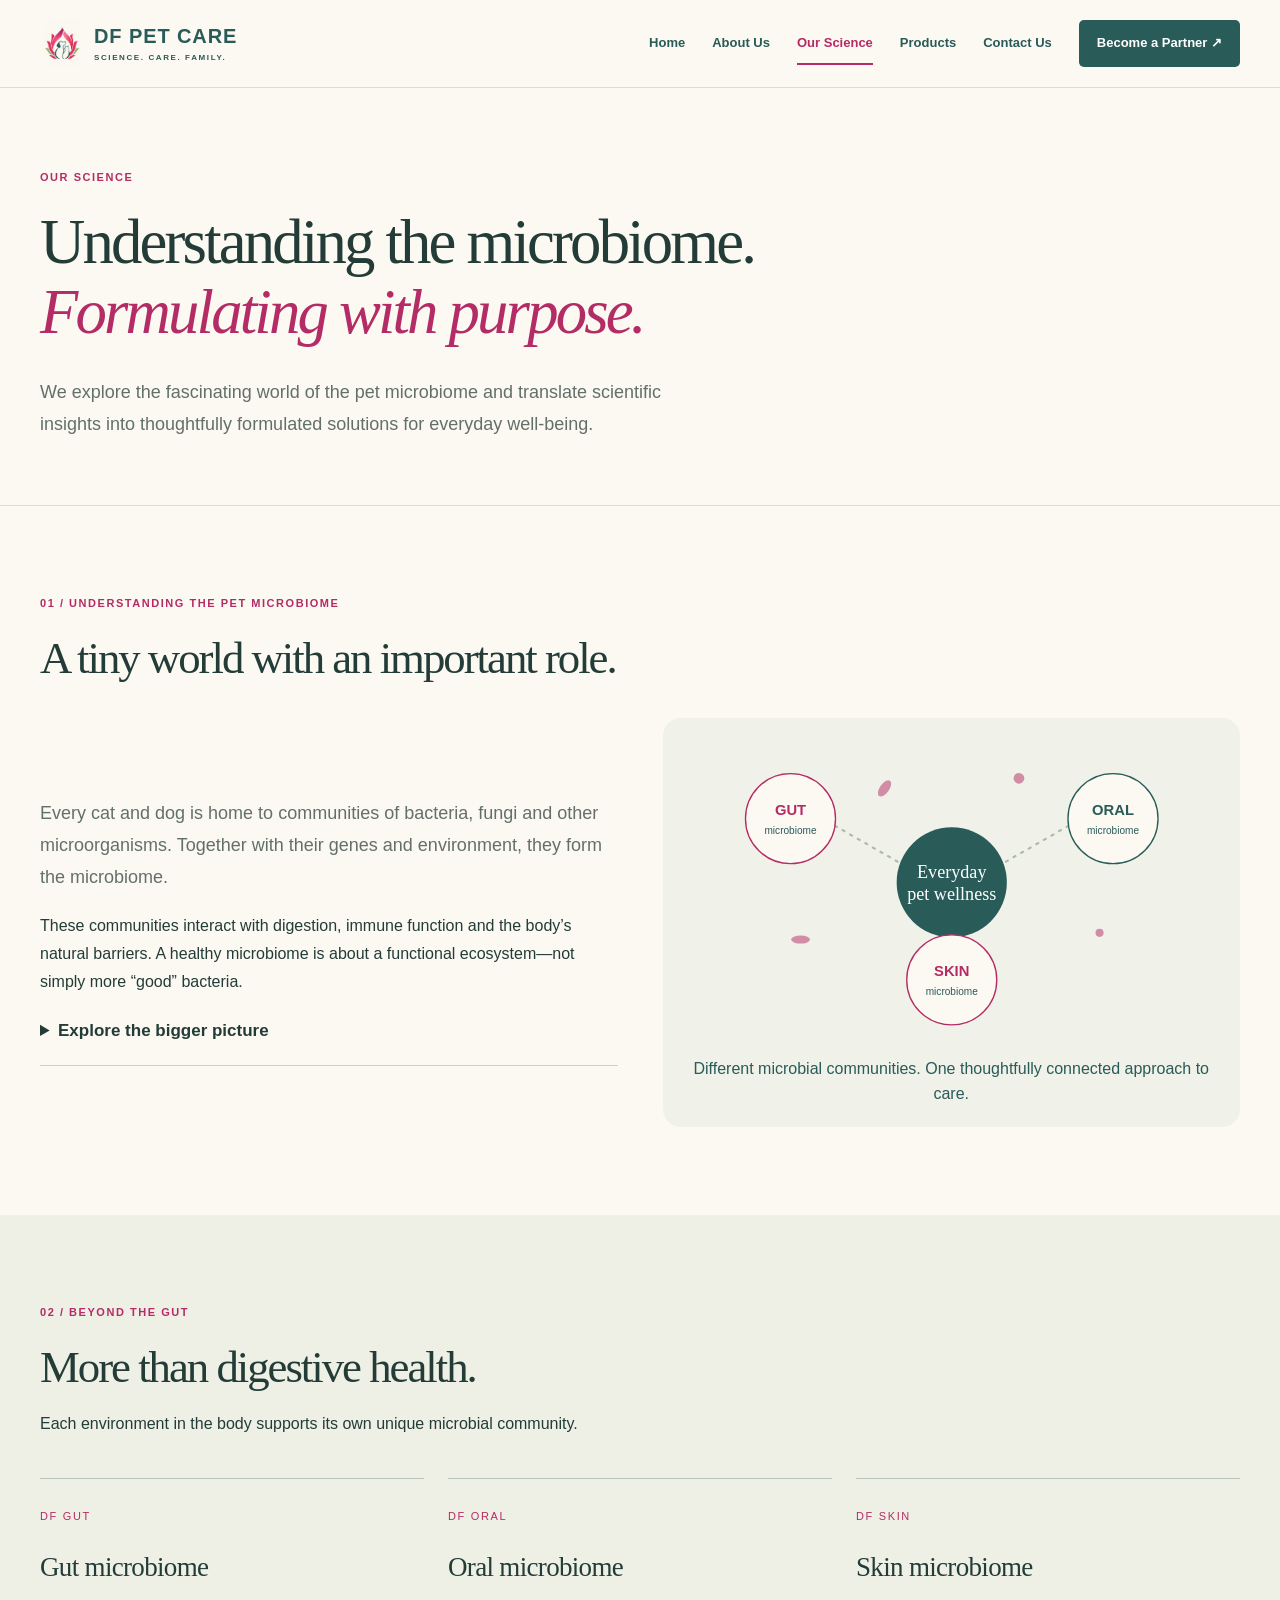
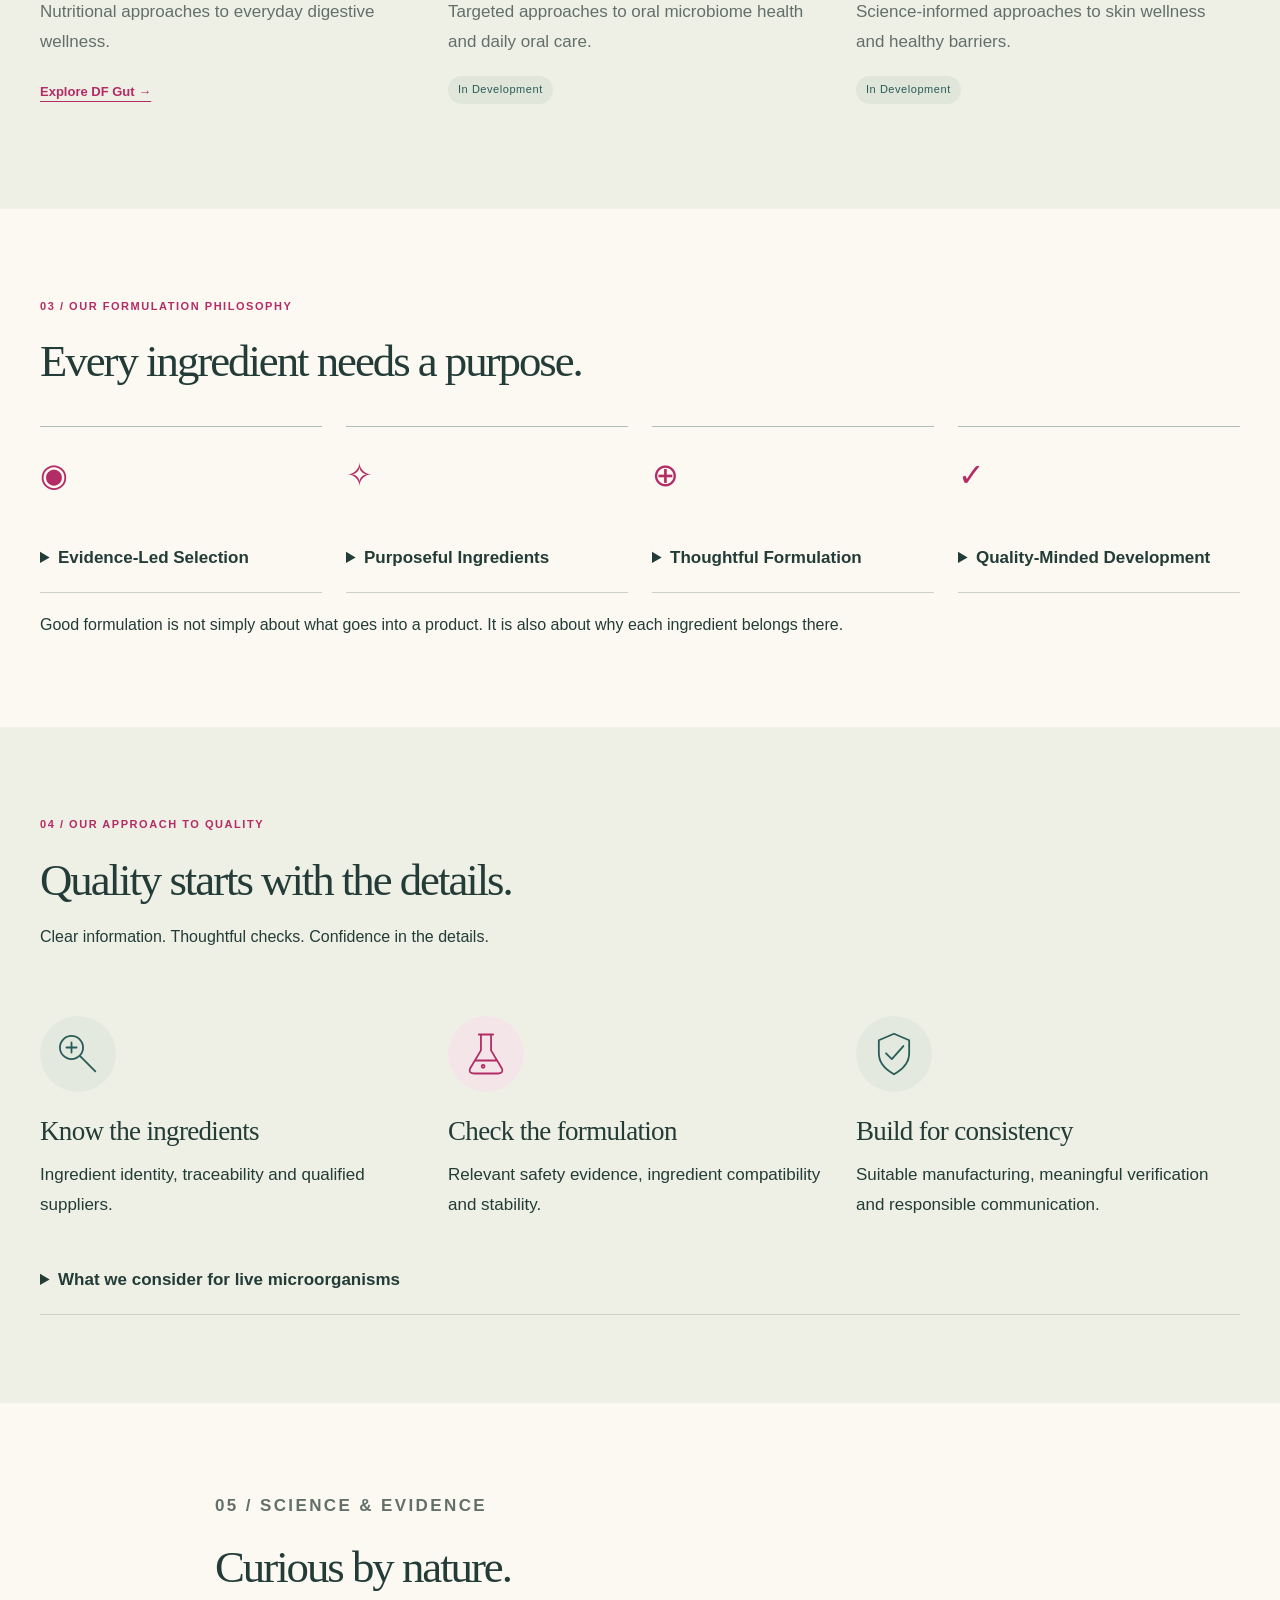
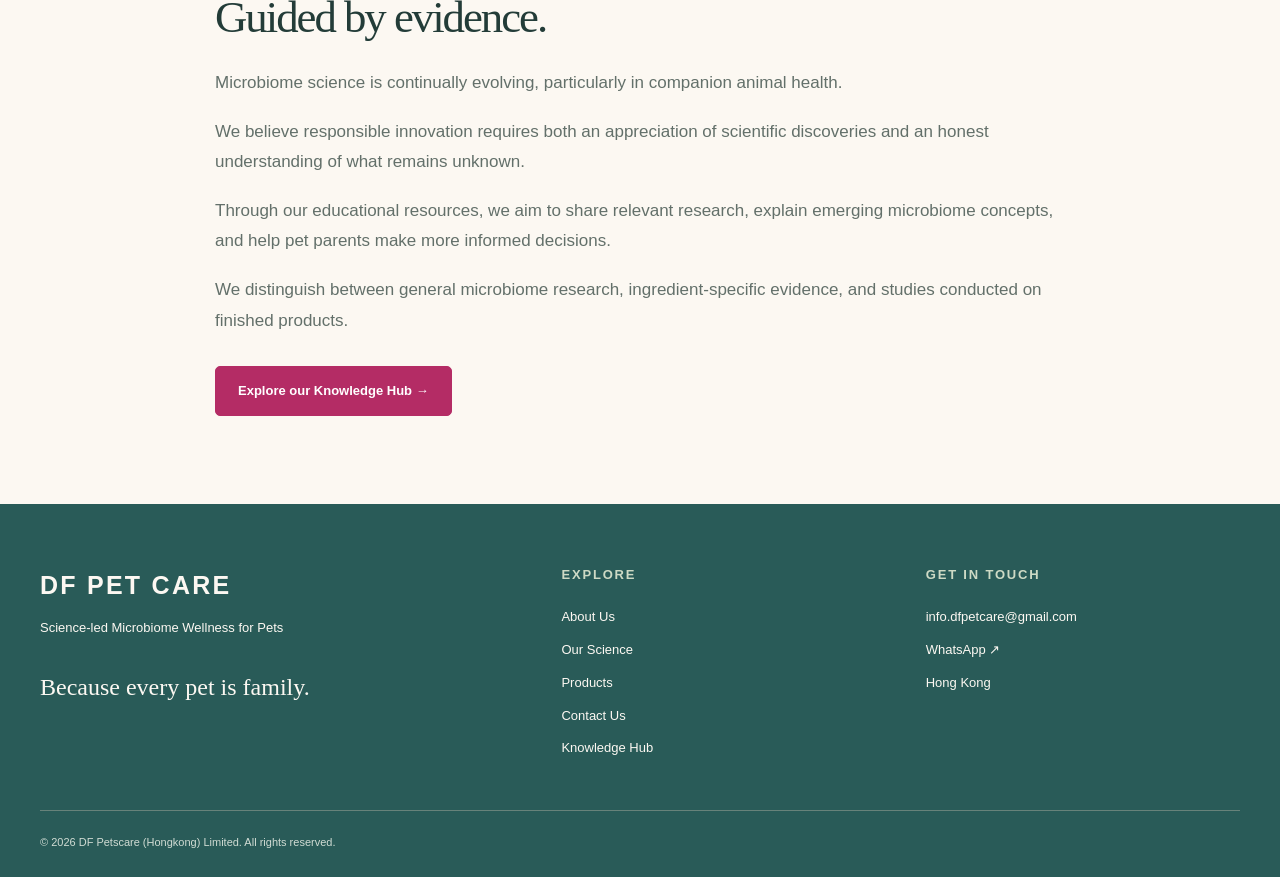
<file: website/our-science.html>
<!doctype html><html lang="en"><head><meta charset="utf-8"><meta name="viewport" content="width=device-width,initial-scale=1"><title>Our Science | DF Pet Care</title><meta name="description" content="Science-led microbiome wellness for pets. Explore DF Pet Care and DF Gut daily digestive support."><link rel="icon" href="assets/logo.webp"><link rel="stylesheet" href="style.css"><script src="site.js" defer></script></head><body><a class="skip-link" href="#main">Skip to content</a><header class="site-header"><div class="nav-wrap"><a class="brand" href="index.html"><img src="assets/logo.webp" alt="" width="46" height="50"><span>DF PET CARE<small>SCIENCE. CARE. FAMILY.</small></span></a><button class="menu-toggle" type="button" aria-expanded="false" aria-controls="primary-nav">Menu <span>☰</span></button><nav id="primary-nav" aria-label="Main navigation"><a href="index.html">Home</a><a href="about-us.html">About Us</a><a aria-current="page" href="our-science.html">Our Science</a><a href="products.html">Products</a><a href="contact-us.html">Contact Us</a><a class="partner-link" href="mailto:info.dfpetcare@gmail.com?subject=DF%20Pet%20Care%20partnership%20enquiry">Become a Partner ↗</a></nav></div></header><main id="main">
<div class="wp-block-group section page-intro">
<div class="wp-block-group container">
<p class="eyebrow">Our science</p>


<h1 class="wp-block-heading">Understanding the microbiome.<br><em>Formulating with purpose.</em></h1>


<p class="lead">We explore the fascinating world of the pet microbiome and translate scientific insights into thoughtfully formulated solutions for everyday well-being.</p>

</div>

</div>


<div class="wp-block-group section science-overview">
<div class="wp-block-group container">
<p class="eyebrow">01 / Understanding the pet microbiome</p>


<h2 class="wp-block-heading">A tiny world with an important role.</h2>


<div class="wp-block-group split ">
<div class="wp-block-group split-copy">
<p class="lead">Every cat and dog is home to communities of bacteria, fungi and other microorganisms. Together with their genes and environment, they form the microbiome.</p>


<p>These communities interact with digestion, immune function and the body’s natural barriers. A healthy microbiome is about a functional ecosystem—not simply more “good” bacteria.</p>


<details class="wp-block-details"><summary>Explore the bigger picture</summary>
<p>Microorganisms interact with each other and their hosts in complex ways. Supporting microbial function means considering the animal, its diet and the environment as a whole. Understanding these interactions is the foundation of our approach.</p>

</details>

</div>


<div class="wp-block-group split-visual">
<figure class="microbiome-diagram"><svg viewBox="0 0 800 455" role="img" aria-labelledby="microbiome-title microbiome-desc"><title id="microbiome-title">Three connected areas of pet microbiome health</title><desc id="microbiome-desc">Gut, oral and skin microbial communities each interact with their environment and contribute to everyday pet wellness. Conceptual illustration, not an anatomical diagram.</desc><path d="M225 130 330 190M575 130 470 190M400 280v15" stroke="#a9b9aa" stroke-width="3" stroke-dasharray="6 7"/><circle cx="400" cy="215" r="82" fill="#295B58"/><text x="400" y="209" text-anchor="middle" fill="#fff" font-family="Georgia,serif" font-size="27">Everyday</text><text x="400" y="241" text-anchor="middle" fill="#fff" font-family="Georgia,serif" font-size="27">pet wellness</text><g><circle cx="160" cy="120" r="67" fill="#FCF8F2" stroke="#B42C65" stroke-width="2"/><text x="160" y="114" text-anchor="middle" fill="#B42C65" font-family="Arial,sans-serif" font-size="22" font-weight="700">GUT</text><text x="160" y="143" text-anchor="middle" fill="#295B58" font-family="Arial,sans-serif" font-size="15">microbiome</text></g><g><circle cx="640" cy="120" r="67" fill="#FCF8F2" stroke="#295B58" stroke-width="2"/><text x="640" y="114" text-anchor="middle" fill="#295B58" font-family="Arial,sans-serif" font-size="22" font-weight="700">ORAL</text><text x="640" y="143" text-anchor="middle" fill="#295B58" font-family="Arial,sans-serif" font-size="15">microbiome</text></g><g><circle cx="400" cy="360" r="67" fill="#FCF8F2" stroke="#B42C65" stroke-width="2"/><text x="400" y="354" text-anchor="middle" fill="#B42C65" font-family="Arial,sans-serif" font-size="22" font-weight="700">SKIN</text><text x="400" y="383" text-anchor="middle" fill="#295B58" font-family="Arial,sans-serif" font-size="15">microbiome</text></g><g fill="#B42C65" opacity=".5"><ellipse cx="300" cy="75" rx="7" ry="14" transform="rotate(35 300 75)"/><circle cx="500" cy="60" r="8"/><ellipse cx="175" cy="300" rx="14" ry="6"/><circle cx="620" cy="290" r="6"/></g></svg><figcaption>Different microbial communities. One thoughtfully connected approach to care.</figcaption></figure>

</div>

</div>

</div>

</div>


<div class="wp-block-group section story-band">
<div class="wp-block-group container">
<p class="eyebrow">02 / Beyond the gut</p>


<h2 class="wp-block-heading">More than digestive health.</h2>


<p>Each environment in the body supports its own unique microbial community.</p>


<div class="wp-block-group grid grid-3 ">
<div class="wp-block-group card">
<p class="card-number">DF GUT</p>


<h3 class="wp-block-heading">Gut microbiome</h3>


<p>Nutritional approaches to everyday digestive wellness.</p>


<p><a class="text-link" href="products.html#df-gut">Explore DF Gut →</a></p>

</div>


<div class="wp-block-group card">
<p class="card-number">DF ORAL</p>


<h3 class="wp-block-heading">Oral microbiome</h3>


<p>Targeted approaches to oral microbiome health and daily oral care.</p>


<p class="status">In Development</p>

</div>


<div class="wp-block-group card">
<p class="card-number">DF SKIN</p>


<h3 class="wp-block-heading">Skin microbiome</h3>


<p>Science-informed approaches to skin wellness and healthy barriers.</p>


<p class="status">In Development</p>

</div>

</div>

</div>

</div>


<div class="wp-block-group section ">
<div class="wp-block-group container">
<p class="eyebrow">03 / Our formulation philosophy</p>


<h2 class="wp-block-heading">Every ingredient needs a purpose.</h2>


<div class="wp-block-group grid grid-4 ">
<div class="wp-block-group principle">
<p class="principle-icon">◉</p>


<details class="wp-block-details"><summary>Evidence-Led Selection</summary>
<p>We examine relevant scientific literature, ingredient characteristics, safety information, and available research in companion animals.</p>

</details>

</div>


<div class="wp-block-group principle">
<p class="principle-icon">✧</p>


<details class="wp-block-details"><summary>Purposeful Ingredients</summary>
<p>Each ingredient should have a clear function within the formulation. We favor meaningful ingredient combinations over unnecessary complexity.</p>

</details>

</div>


<div class="wp-block-group principle">
<p class="principle-icon">⊕</p>


<details class="wp-block-details"><summary>Thoughtful Formulation</summary>
<p>We consider ingredient compatibility, appropriate dosage, stability, and the practical needs of cats and dogs.</p>

</details>

</div>


<div class="wp-block-group principle">
<p class="principle-icon">✓</p>


<details class="wp-block-details"><summary>Quality-Minded Development</summary>
<p>We value reliable suppliers, ingredient traceability, suitable manufacturing processes, and meaningful quality verification.</p>

</details>

</div>

</div>


<p>Good formulation is not simply about what goes into a product. It is also about why each ingredient belongs there.</p>

</div>

</div>


<div class="wp-block-group section story-band">
<div class="wp-block-group container">
<p class="eyebrow">04 / Our approach to quality</p>


<h2 class="wp-block-heading">Quality starts with the details.</h2>


<p>Clear information. Thoughtful checks. Confidence in the details.</p>


<div class="wp-block-group grid grid-3 ">
<div class="wp-block-group quality-card">
<span class="wellness-icon icon-trace" aria-hidden="true"><svg viewBox="0 0 72 72" fill="none" stroke="currentColor" stroke-width="2.5" stroke-linecap="round" stroke-linejoin="round"><circle cx="27" cy="27" r="16"/><path d="m39 39 21 21M20 27h14m-7-7v14"/></svg></span>


<h3 class="wp-block-heading">Know the ingredients</h3>


<p>Ingredient identity, traceability and qualified suppliers.</p>

</div>


<div class="wp-block-group quality-card">
<span class="wellness-icon icon-formula" aria-hidden="true"><svg viewBox="0 0 72 72" fill="none" stroke="currentColor" stroke-width="2.5" stroke-linecap="round" stroke-linejoin="round"><path d="M26 9h20M29 9v22L14 56c-2 4 0 7 5 7h34c5 0 7-3 5-7L43 31V9M22 45h28"/><circle cx="32" cy="53" r="2"/></svg></span>


<h3 class="wp-block-heading">Check the formulation</h3>


<p>Relevant safety evidence, ingredient compatibility and stability.</p>

</div>


<div class="wp-block-group quality-card">
<span class="wellness-icon icon-quality" aria-hidden="true"><svg viewBox="0 0 72 72" fill="none" stroke="currentColor" stroke-width="2.5" stroke-linecap="round" stroke-linejoin="round"><path d="M36 8 57 17v18c0 14-10 23-21 29-11-6-21-15-21-29V17Z"/><path d="m25 35 8 8 16-18"/></svg></span>


<h3 class="wp-block-heading">Build for consistency</h3>


<p>Suitable manufacturing, meaningful verification and responsible communication.</p>

</div>

</div>


<details class="wp-block-details"><summary>What we consider for live microorganisms</summary>
<p>We pay particular attention to strain identification, viable cell counts and stability throughout the intended shelf life. As our collections develop, we aim to build quality practices that support transparency and confidence.</p>

</details>

</div>

</div>


<div class="wp-block-group section reading-section">
<div class="wp-block-group container">
<p class="eyebrow">05 / Science & evidence</p>


<h2 class="wp-block-heading">Curious by nature.<br>Guided by evidence.</h2>


<p>Microbiome science is continually evolving, particularly in companion animal health.</p>


<p>We believe responsible innovation requires both an appreciation of scientific discoveries and an honest understanding of what remains unknown.</p>


<p>Through our educational resources, we aim to share relevant research, explain emerging microbiome concepts, and help pet parents make more informed decisions.</p>


<p>We distinguish between general microbiome research, ingredient-specific evidence, and studies conducted on finished products.</p>


<div class="wp-block-buttons">
<div class="wp-block-button"><a class="wp-block-button__link wp-element-button" href="knowledge-hub.html">Explore our Knowledge Hub →</a></div>

</div>

</div>

</div>

</main><footer class="site-footer"><div class="container"><div class="footer-top"><div><p class="footer-brand">DF PET CARE</p><p>Science-led Microbiome Wellness for Pets</p><p class="footer-tagline">Because every pet is family.</p></div><div><p class="eyebrow">Explore</p><p><a class="" href="about-us.html">About Us</a></p><p><a class="" href="our-science.html">Our Science</a></p><p><a class="" href="products.html">Products</a></p><p><a class="" href="contact-us.html">Contact Us</a></p>
<p><a class="" href="knowledge-hub.html">Knowledge Hub</a></p>

</div><div><p class="eyebrow">Get in touch</p><p><a href="mailto:info.dfpetcare@gmail.com">info.dfpetcare@gmail.com</a></p><p><a href="https://wa.me/8613913708486">WhatsApp ↗</a></p><p>Hong Kong</p></div></div><div class="footer-bottom">© 2026 DF Petscare (Hongkong) Limited. All rights reserved.</div></div></footer></body></html>
</file>
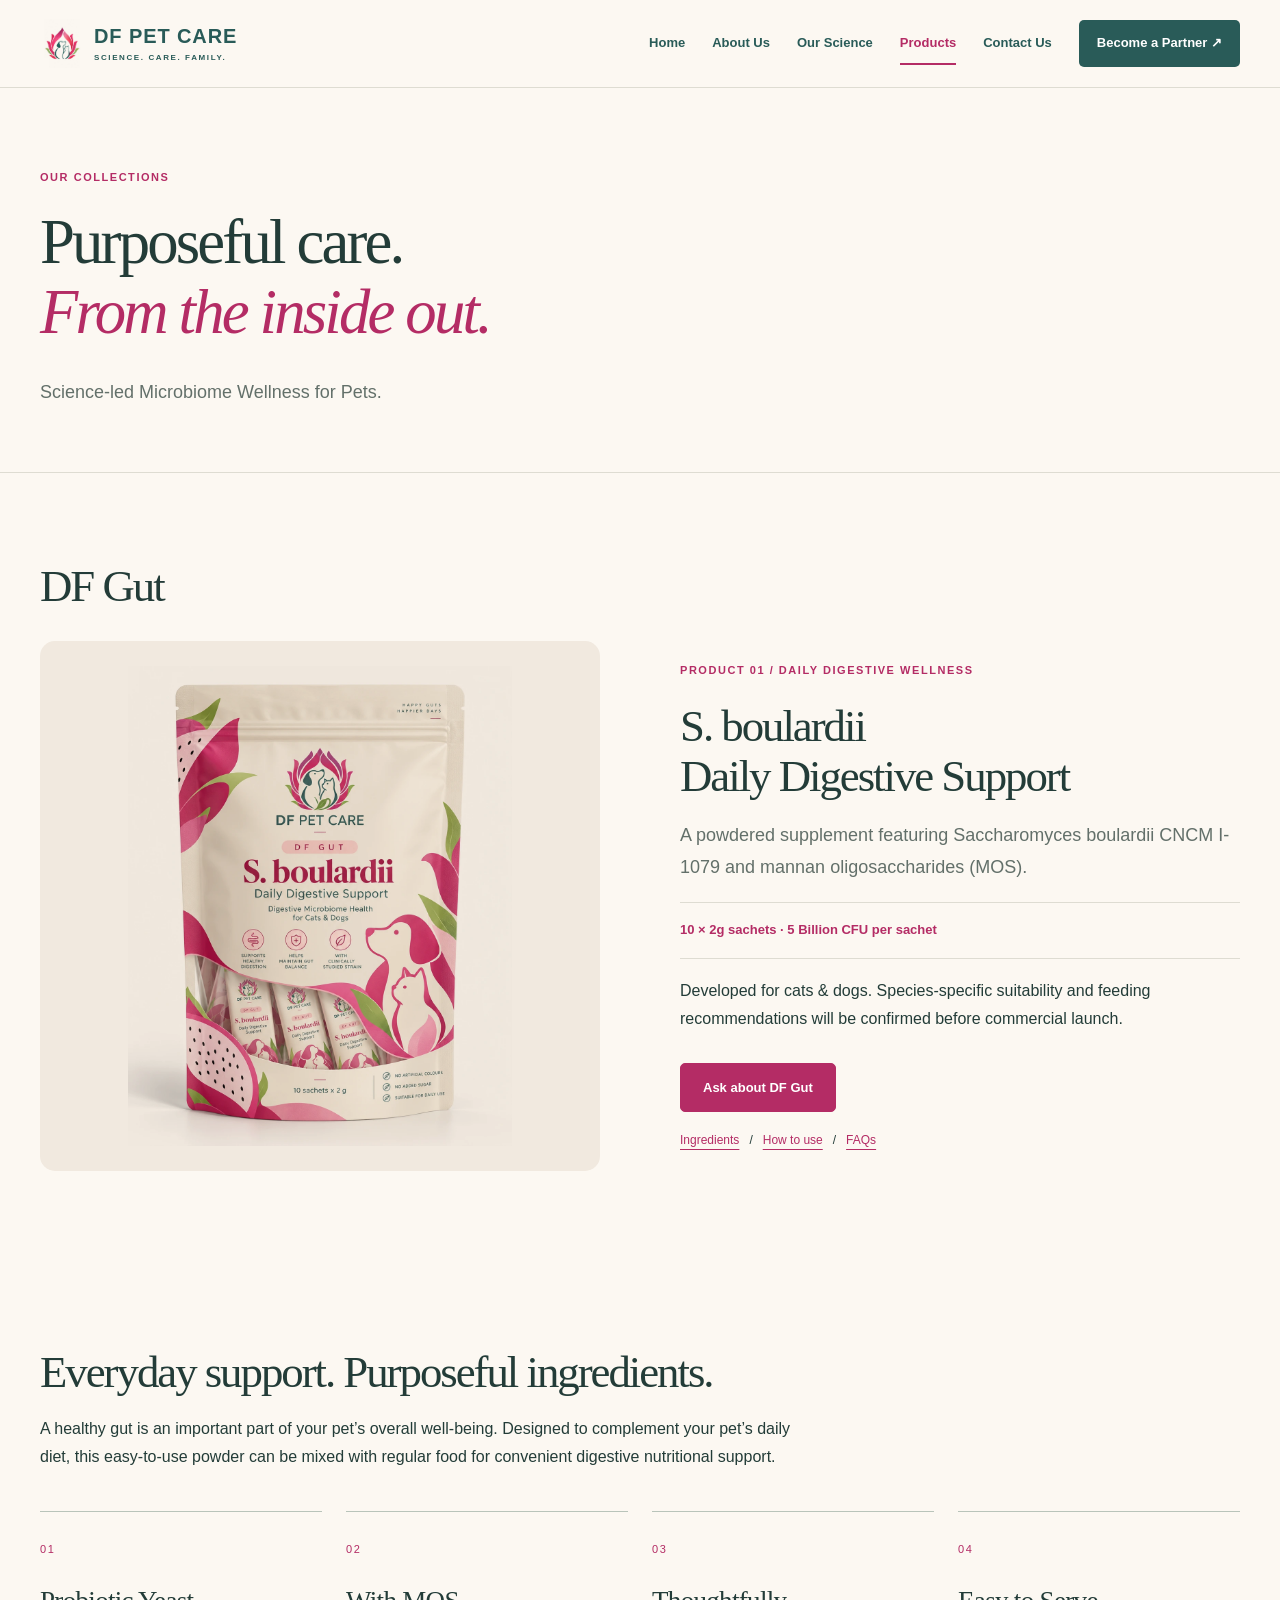
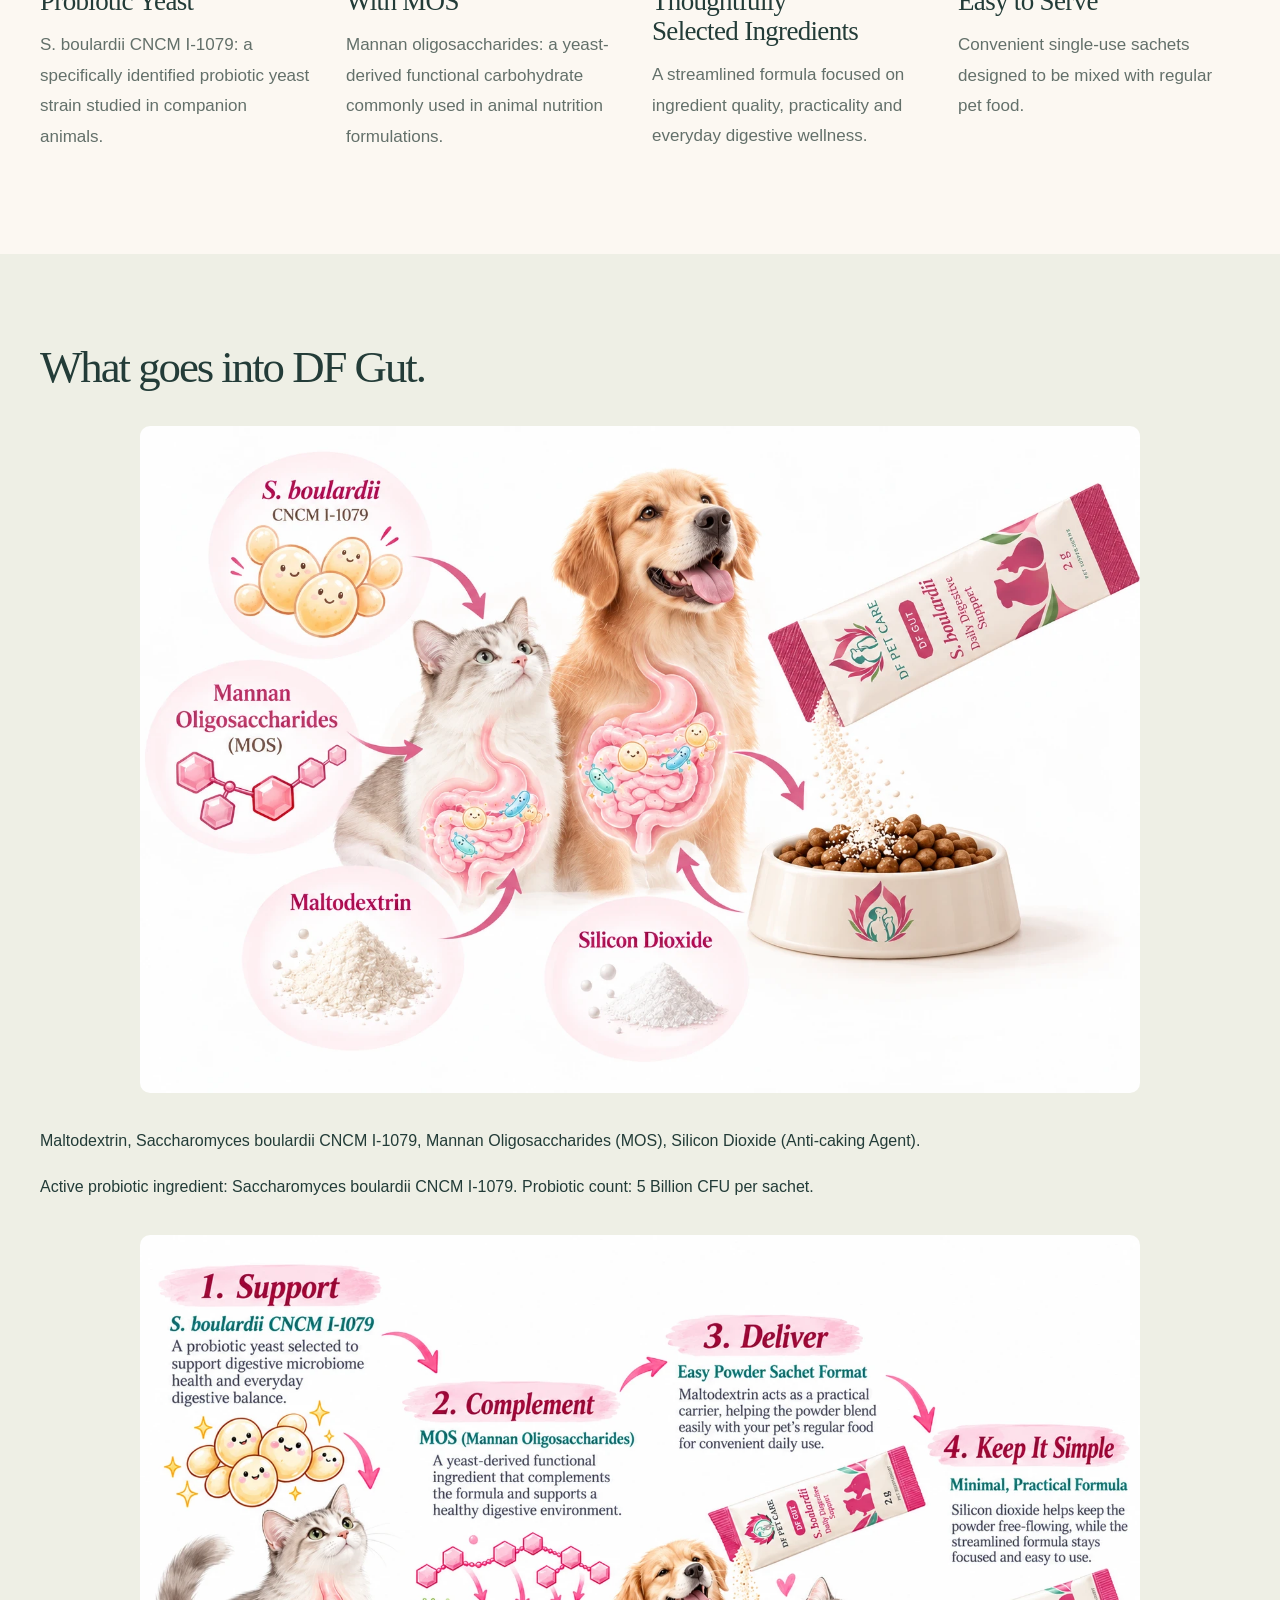
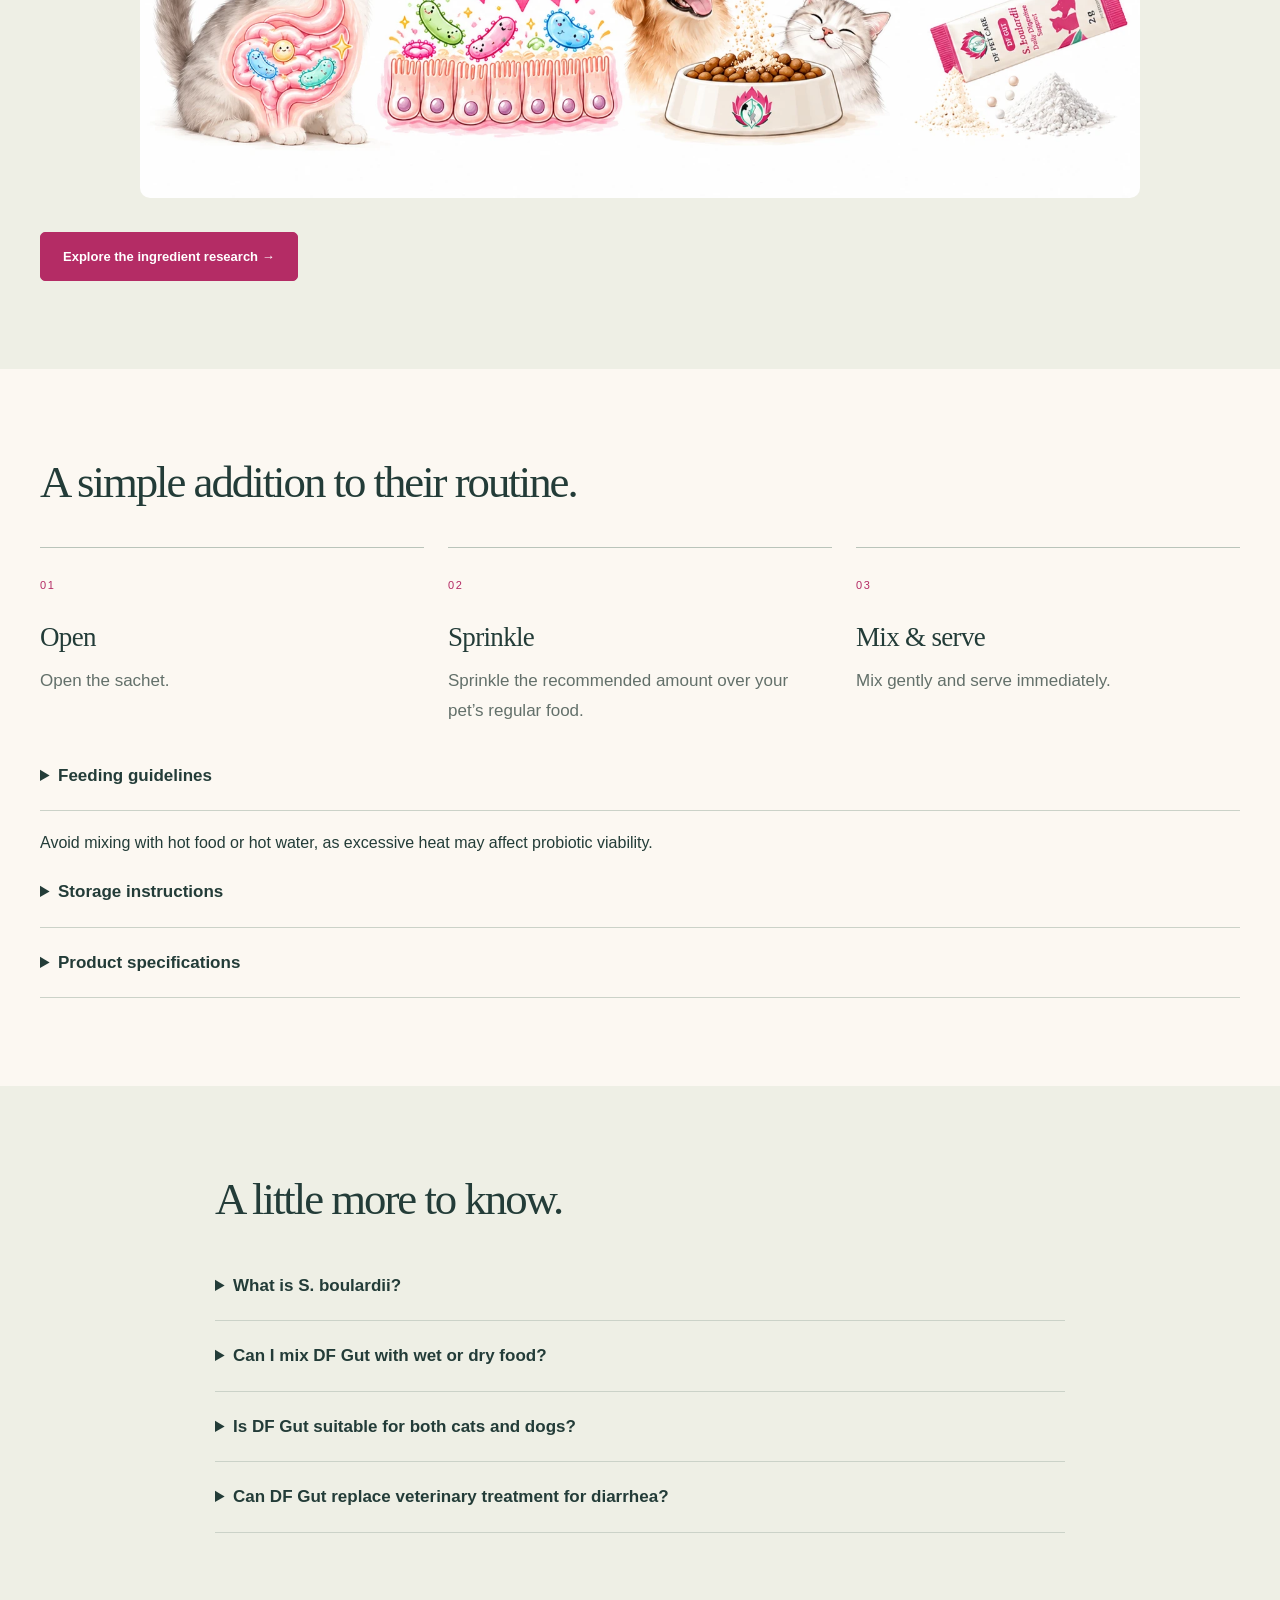
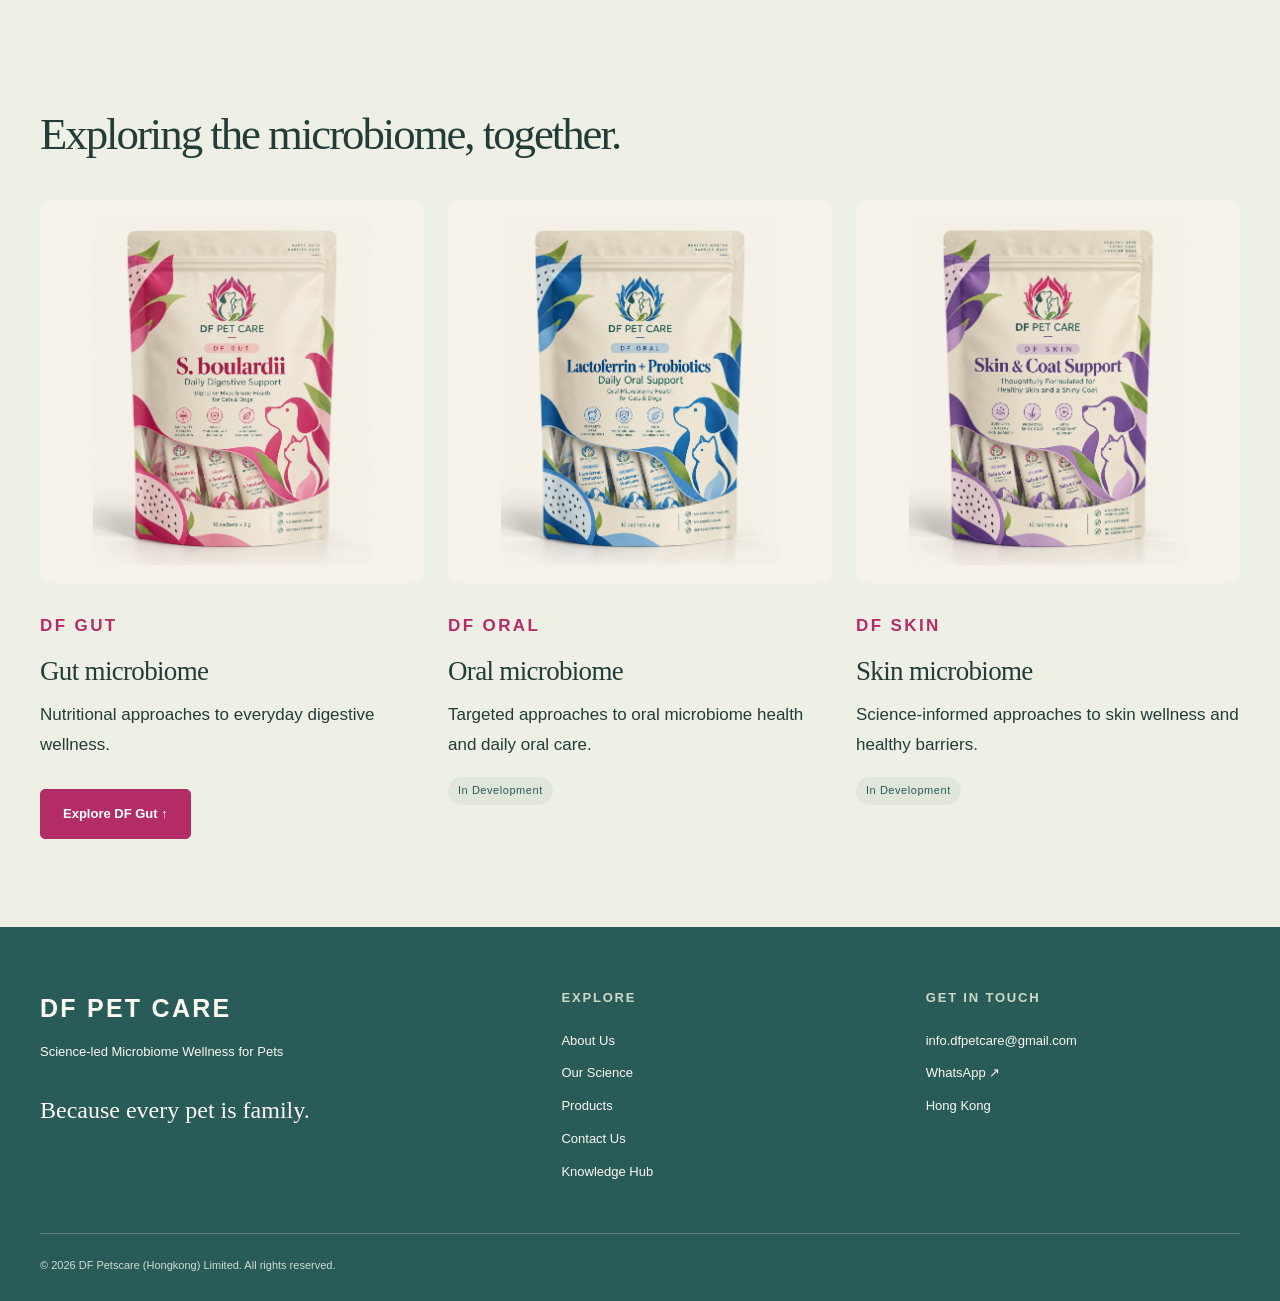
<file: website/products.html>
<!doctype html><html lang="en"><head><meta charset="utf-8"><meta name="viewport" content="width=device-width,initial-scale=1"><title>Products | DF Pet Care</title><meta name="description" content="Science-led microbiome wellness for pets. Explore DF Pet Care and DF Gut daily digestive support."><link rel="icon" href="assets/logo.webp"><link rel="stylesheet" href="style.css"><script src="site.js" defer></script></head><body><a class="skip-link" href="#main">Skip to content</a><header class="site-header"><div class="nav-wrap"><a class="brand" href="index.html"><img src="assets/logo.webp" alt="" width="46" height="50"><span>DF PET CARE<small>SCIENCE. CARE. FAMILY.</small></span></a><button class="menu-toggle" type="button" aria-expanded="false" aria-controls="primary-nav">Menu <span>☰</span></button><nav id="primary-nav" aria-label="Main navigation"><a href="index.html">Home</a><a href="about-us.html">About Us</a><a href="our-science.html">Our Science</a><a aria-current="page" href="products.html">Products</a><a href="contact-us.html">Contact Us</a><a class="partner-link" href="mailto:info.dfpetcare@gmail.com?subject=DF%20Pet%20Care%20partnership%20enquiry">Become a Partner ↗</a></nav></div></header><main id="main">
<div class="wp-block-group section page-intro">
<div class="wp-block-group container">
<p class="eyebrow">Our collections</p>


<h1 class="wp-block-heading">Purposeful care.<br><em>From the inside out.</em></h1>


<p class="lead">Science-led Microbiome Wellness for Pets.</p>

</div>

</div>


<div class="wp-block-group section product-intro">
<div class="wp-block-group container">
<h2 class="wp-block-heading" id="df-gut">DF Gut</h2>


<div class="wp-block-group split ">
<div class="wp-block-group split-copy">
<figure class="wp-block-image size-full"><img src="assets/gut-pouch.webp" alt="DF Gut S. boulardii Daily Digestive Support pouch"/></figure>

</div>


<div class="wp-block-group split-visual">
<p class="eyebrow">Product 01 / Daily digestive wellness</p>


<h2 class="wp-block-heading">S. boulardii<br>Daily Digestive Support</h2>


<p class="lead">A powdered supplement featuring Saccharomyces boulardii CNCM I-1079 and mannan oligosaccharides (MOS).</p>


<p class="spec-badge">10 × 2g sachets · 5 Billion CFU per sachet</p>


<p>Developed for cats & dogs. Species-specific suitability and feeding recommendations will be confirmed before commercial launch.</p>


<div class="wp-block-buttons">
<div class="wp-block-button"><a class="wp-block-button__link wp-element-button" href="mailto:info.dfpetcare@gmail.com?subject=DF%20Gut%20product%20enquiry">Ask about DF Gut</a></div>

</div>


<p class="product-jumps"><a href="#ingredients">Ingredients</a> &nbsp; / &nbsp; <a href="#how-to-use">How to use</a> &nbsp; / &nbsp; <a href="#faq">FAQs</a></p>

</div>

</div>

</div>

</div>


<div class="wp-block-group section ">
<div class="wp-block-group container">
<h2 class="wp-block-heading">Everyday support. Purposeful ingredients.</h2>


<p>A healthy gut is an important part of your pet’s overall well-being. Designed to complement your pet’s daily diet, this easy-to-use powder can be mixed with regular food for convenient digestive nutritional support.</p>


<div class="wp-block-group grid grid-4 ">
<div class="wp-block-group card">
<p class="card-number">01</p>


<h3 class="wp-block-heading">Probiotic Yeast</h3>


<p>S. boulardii CNCM I-1079: a specifically identified probiotic yeast strain studied in companion animals.</p>

</div>


<div class="wp-block-group card">
<p class="card-number">02</p>


<h3 class="wp-block-heading">With MOS</h3>


<p>Mannan oligosaccharides: a yeast-derived functional carbohydrate commonly used in animal nutrition formulations.</p>

</div>


<div class="wp-block-group card">
<p class="card-number">03</p>


<h3 class="wp-block-heading">Thoughtfully Selected Ingredients</h3>


<p>A streamlined formula focused on ingredient quality, practicality and everyday digestive wellness.</p>

</div>


<div class="wp-block-group card">
<p class="card-number">04</p>


<h3 class="wp-block-heading">Easy to Serve</h3>


<p>Convenient single-use sachets designed to be mixed with regular pet food.</p>

</div>

</div>

</div>

</div>


<div class="wp-block-group section story-band">
<div class="wp-block-group container">
<h2 class="wp-block-heading" id="ingredients">What goes into DF Gut.</h2>


<figure class="wp-block-image size-full"><img src="assets/gut-ingredients.webp" alt="Illustration of DF Gut ingredients including S. boulardii, MOS, maltodextrin and silicon dioxide"/></figure>


<p>Maltodextrin, Saccharomyces boulardii CNCM I-1079, Mannan Oligosaccharides (MOS), Silicon Dioxide (Anti-caking Agent).</p>


<p>Active probiotic ingredient: Saccharomyces boulardii CNCM I-1079. Probiotic count: 5 Billion CFU per sachet.</p>


<figure class="wp-block-image size-full"><img src="assets/gut-mechanism.webp" alt="DF Gut ingredient roles and convenient sachet format"/></figure>


<div class="wp-block-buttons">
<div class="wp-block-button"><a class="wp-block-button__link wp-element-button" href="knowledge-hub.html">Explore the ingredient research →</a></div>

</div>

</div>

</div>


<div class="wp-block-group section ">
<div class="wp-block-group container">
<h2 class="wp-block-heading" id="how-to-use">A simple addition to their routine.</h2>


<div class="wp-block-group grid grid-3 ">
<div class="wp-block-group card">
<p class="card-number">01</p>


<h3 class="wp-block-heading">Open</h3>


<p>Open the sachet.</p>

</div>


<div class="wp-block-group card">
<p class="card-number">02</p>


<h3 class="wp-block-heading">Sprinkle</h3>


<p>Sprinkle the recommended amount over your pet’s regular food.</p>

</div>


<div class="wp-block-group card">
<p class="card-number">03</p>


<h3 class="wp-block-heading">Mix & serve</h3>


<p>Mix gently and serve immediately.</p>

</div>

</div>


<details class="wp-block-details"><summary>Feeding guidelines</summary>
<figure class="wp-block-table"><table class="has-fixed-layout"><tbody><tr><td>Cats</td><td>To be determined</td></tr><tr><td>Small Dogs</td><td>To be determined</td></tr><tr><td>Medium Dogs</td><td>To be determined</td></tr><tr><td>Large Dogs</td><td>To be determined</td></tr></tbody></table></figure>


<p>Serving recommendations will be finalized based on target-animal safety, formulation and dosage assessments.</p>

</details>


<p>Avoid mixing with hot food or hot water, as excessive heat may affect probiotic viability.</p>


<details class="wp-block-details"><summary>Storage instructions</summary>
<p>Store in a cool, dry place, away from direct sunlight and excessive humidity. Keep sachets sealed until use. Use immediately after opening. Shelf life: 24 months.</p>

</details>


<details class="wp-block-details"><summary>Product specifications</summary>
<figure class="wp-block-table"><table class="has-fixed-layout"><tbody><tr><td>Brand</td><td>DF Pet Care</td></tr><tr><td>Collection</td><td>DF Gut</td></tr><tr><td>Product</td><td>S. boulardii Daily Digestive Support</td></tr><tr><td>Product type</td><td>Pet Digestive Supplement Powder</td></tr><tr><td>Intended species</td><td>Cats &amp; Dogs</td></tr><tr><td>Form</td><td>Powder</td></tr><tr><td>Pack size</td><td>10 Sachets × 2g</td></tr><tr><td>Total net weight</td><td>20g</td></tr><tr><td>Probiotic strain</td><td>S. boulardii CNCM I-1079</td></tr><tr><td>Probiotic count</td><td>5 Billion CFU per sachet</td></tr><tr><td>Shelf life</td><td>24 months</td></tr><tr><td>Country of manufacture</td><td>Hong Kong</td></tr><tr><td>Brand owner</td><td>DF Petscare (Hongkong) Limited</td></tr></tbody></table></figure>

</details>

</div>

</div>


<div class="wp-block-group section reading-section story-band">
<div class="wp-block-group container">
<h2 class="wp-block-heading" id="faq">A little more to know.</h2>


<details class="wp-block-details"><summary>What is S. boulardii?</summary>
<p>S. boulardii is a probiotic yeast studied for its interactions with the gastrointestinal environment. Its properties and effects depend on the specific strain, dose, and intended use.</p>

</details>


<details class="wp-block-details"><summary>Can I mix DF Gut with wet or dry food?</summary>
<p>The powder is designed for mixing with regular pet food. Mixing performance and palatability will be confirmed during product development.</p>

</details>


<details class="wp-block-details"><summary>Is DF Gut suitable for both cats and dogs?</summary>
<p>DF Gut is being developed for cats and dogs. Species-specific suitability and feeding recommendations will be confirmed before commercial launch.</p>

</details>


<details class="wp-block-details"><summary>Can DF Gut replace veterinary treatment for diarrhea?</summary>
<p>No. DF Gut is intended as a nutritional supplement, not a replacement for veterinary diagnosis or treatment. Persistent or severe diarrhea, blood in stool, vomiting, lethargy, or dehydration requires prompt veterinary attention.</p>

</details>

</div>

</div>


<div class="wp-block-group section story-band collection-section">
<div class="wp-block-group container">
<h2 class="wp-block-heading">Exploring the microbiome, together.</h2>


<div class="wp-block-group grid grid-3 ">
<div class="wp-block-group collection-product">
<figure class="wp-block-image size-full square-product"><img src="assets/gut-pouch.webp" alt="DF Gut product packaging"/></figure>


<p class="eyebrow">DF GUT</p>


<h3 class="wp-block-heading">Gut microbiome</h3>


<p>Nutritional approaches to everyday digestive wellness.</p>


<div class="wp-block-buttons">
<div class="wp-block-button"><a class="wp-block-button__link wp-element-button" href="products.html#df-gut">Explore DF Gut ↑</a></div>

</div>

</div>


<div class="wp-block-group collection-product">
<figure class="wp-block-image size-full square-product"><img src="assets/oral-pouch.webp" alt="DF Oral product packaging"/></figure>


<p class="eyebrow">DF ORAL</p>


<h3 class="wp-block-heading">Oral microbiome</h3>


<p>Targeted approaches to oral microbiome health and daily oral care.</p>


<p class="status">In Development</p>

</div>


<div class="wp-block-group collection-product">
<figure class="wp-block-image size-full square-product"><img src="assets/skin-pouch.webp" alt="DF Skin product packaging"/></figure>


<p class="eyebrow">DF SKIN</p>


<h3 class="wp-block-heading">Skin microbiome</h3>


<p>Science-informed approaches to skin wellness and healthy barriers.</p>


<p class="status">In Development</p>

</div>

</div>

</div>

</div>

</main><footer class="site-footer"><div class="container"><div class="footer-top"><div><p class="footer-brand">DF PET CARE</p><p>Science-led Microbiome Wellness for Pets</p><p class="footer-tagline">Because every pet is family.</p></div><div><p class="eyebrow">Explore</p><p><a class="" href="about-us.html">About Us</a></p><p><a class="" href="our-science.html">Our Science</a></p><p><a class="" href="products.html">Products</a></p><p><a class="" href="contact-us.html">Contact Us</a></p>
<p><a class="" href="knowledge-hub.html">Knowledge Hub</a></p>

</div><div><p class="eyebrow">Get in touch</p><p><a href="mailto:info.dfpetcare@gmail.com">info.dfpetcare@gmail.com</a></p><p><a href="https://wa.me/8613913708486">WhatsApp ↗</a></p><p>Hong Kong</p></div></div><div class="footer-bottom">© 2026 DF Petscare (Hongkong) Limited. All rights reserved.</div></div></footer></body></html>
</file>
<file: website/style.css>
/*
Theme Name: DF Pet Care
Author: DF Pet Care
Description: Science-led pet wellness. Editable native WordPress blocks, seven-page starter content and a safe setup screen.
Version: 1.0.0
Requires at least: 6.6
Requires PHP: 8.0
Text Domain: df-pet-care
License: GPL-2.0-or-later
License URI: https://www.gnu.org/licenses/gpl-2.0.html
*/
:root{--cream:#FCF8F2;--berry:#B42C65;--green:#295B58;--ink:#233C38;--muted:#63706A;--line:#DEDCD2;--pink:#F4E6E8;--white:#fff;--serif:Georgia,'Times New Roman',serif}
*{box-sizing:border-box}html{scroll-behavior:smooth;scroll-padding-top:110px}body{margin:0;background:var(--cream);color:var(--ink);font-family:Arial,Helvetica,sans-serif;font-size:16px;line-height:1.75;-webkit-font-smoothing:antialiased}a{color:var(--berry);text-underline-offset:5px}a:hover{text-decoration-thickness:2px}img{max-width:100%;height:auto;display:block}button,a,summary{-webkit-tap-highlight-color:transparent}a:focus-visible,button:focus-visible,summary:focus-visible{outline:3px solid var(--berry);outline-offset:5px}h1,h2,h3,p,figure{margin:0}h1,h2,h3{font-weight:400;line-height:1.12;text-wrap:balance}h1,h2{font-family:var(--serif);letter-spacing:-.045em}h1{font-size:clamp(42px,4.9vw,72px)}h2{font-size:clamp(34px,3.5vw,50px)}h3{font-family:var(--serif);font-size:27px;letter-spacing:-.025em}h1 em,h2 em{color:var(--berry);font-weight:400}p{margin-top:18px}h2+p{max-width:760px}h3+p{margin-top:14px}figure{margin:0}main{min-height:65vh}.container{width:min(1200px,calc(100% - 80px));margin:0 auto}.section{padding:88px 0}.section .section{padding:0}.site-header{background:rgba(252,248,242,.97);border-bottom:1px solid var(--line);position:sticky;top:0;z-index:30}.nav-wrap{max-width:1360px;margin:auto;padding:19px 40px;display:flex;align-items:center;justify-content:space-between;gap:28px}.brand{display:flex;align-items:center;gap:10px;color:var(--green);text-decoration:none;font-size:20px;line-height:1.2;letter-spacing:.045em;font-weight:700;flex-shrink:0}.brand img{width:44px;height:49px;object-fit:contain;mix-blend-mode:multiply}.brand small{display:block;font-size:8px;letter-spacing:.2em;margin-top:5px}#primary-nav{display:flex;align-items:center;gap:27px}#primary-nav>a{font-size:13px;font-weight:600;text-decoration:none;color:var(--green);padding:8px 0;white-space:nowrap}#primary-nav>a[aria-current=page]{color:var(--berry);box-shadow:0 2px var(--berry)}#primary-nav .partner-link{background:var(--green);color:white;padding:12px 18px;border-radius:5px}.menu-toggle{display:none}.skip-link{position:absolute;left:20px;top:-100px;background:white;z-index:100;padding:10px}.skip-link:focus{top:10px}.eyebrow{font-size:11px;font-weight:700;letter-spacing:.14em;text-transform:uppercase;color:var(--berry);margin:0 0 20px}.lead{font-size:18px;line-height:1.8;color:var(--muted);max-width:680px}.split{display:grid;grid-template-columns:1fr 1fr;gap:80px;align-items:center}.split>div{min-width:0}.split-copy>.wp-block-image,.split-visual>.wp-block-image{overflow:hidden;border-radius:12px}.split img{width:100%;object-fit:cover}.hero{padding:50px 0 58px}.hero .split{gap:65px;grid-template-columns:1.08fr 1fr}.hero .split-visual{position:relative;padding:24px 40px 18px;border-radius:46% 46% 12px 12px;background:#f1e8dd}.hero .split-visual figure{border-radius:44% 44% 4px 4px}.hero .split-visual img{height:455px;object-fit:contain;mix-blend-mode:multiply}.photo-label{text-align:center;font-size:10px;letter-spacing:.12em;color:var(--green);margin-top:16px}.microline{font-size:10px;letter-spacing:.12em;color:var(--muted);margin-top:30px}.wp-block-buttons{display:flex;flex-wrap:wrap;gap:14px;margin-top:30px}.wp-block-button__link{display:inline-block;background:var(--berry);color:white;border:1px solid var(--berry);padding:14px 22px;border-radius:5px;font-size:13px;font-weight:700;text-decoration:none;line-height:1.5}.wp-block-button__link:hover{background:#94204f;color:#fff}.is-style-outline .wp-block-button__link{background:transparent;color:var(--green);border-color:#acbab1}.is-style-outline .wp-block-button__link:hover{background:#e9eee6}.grid{display:grid;gap:24px;margin-top:40px}.grid-2{grid-template-columns:repeat(2,minmax(0,1fr))}.grid-3{grid-template-columns:repeat(3,minmax(0,1fr))}.grid-4{grid-template-columns:repeat(4,minmax(0,1fr))}.card{border-top:1px solid #b9c4ba;padding:28px 8px 14px 0}.card-number{font-size:11px;letter-spacing:.15em;color:var(--berry);margin:0 0 26px}.card p:not(.card-number){font-size:15px;color:var(--muted)}.text-link{font-size:13px;font-weight:700}.story-band{background:#EEEFE5}.story-band .split-copy figure img{max-height:480px;object-fit:cover}.product-feature{background:var(--cream)}.product-feature .split-visual{background:#f0e7dd;border-radius:12px;padding:25px}.product-feature img{height:400px;object-fit:contain;mix-blend-mode:multiply}.product-subtitle{font-size:20px;color:var(--green)}.page-intro{padding:80px 0 64px;border-bottom:1px solid var(--line)}.page-intro h1{max-width:1050px}.page-intro .lead{margin-top:28px}.reading-section .container{max-width:850px}.reading-section h2{margin-bottom:26px}.reading-section p{color:var(--muted)}.brand-story-mark img{max-height:360px!important;object-fit:contain!important;mix-blend-mode:multiply}.portrait img{max-height:540px!important;object-fit:contain!important}.principle{border-top:1px solid #adbeb6;padding-top:20px}.principle-icon{color:var(--berry);font-size:32px;margin:0 0 20px}.wp-block-details{border-bottom:1px solid #cbd2c8;padding:22px 0}.wp-block-details summary{cursor:pointer;font-weight:600;line-height:1.5;padding-right:10px}.wp-block-details p{font-size:15px;color:var(--muted)}.status{display:inline-block;background:#e1e6db;color:var(--green)!important;padding:4px 10px;border-radius:30px;font-size:11px!important;letter-spacing:.05em}.product-hero{padding-top:30px}.product-hero h1{font-size:clamp(40px,4.2vw,61px)}.breadcrumb{font-size:12px;margin:0 0 40px;color:var(--muted)}.product-gallery{display:grid;grid-template-columns:1fr 100px;align-items:end;gap:12px}.product-gallery figure{border-radius:10px;overflow:hidden}.product-gallery img{height:auto}.spec-badge{font-size:13px;font-weight:700;color:var(--berry);padding:16px 0;border-top:1px solid var(--line);border-bottom:1px solid var(--line)}.product-jumps{font-size:12px}.story-band>.container>.wp-block-image{max-width:1000px;margin:34px auto;overflow:hidden;border-radius:10px}.wp-block-table{margin-top:24px;overflow:auto}.wp-block-table table{width:100%;border-collapse:collapse;font-size:14px}.wp-block-table td{border-bottom:1px solid #ced3c8;padding:13px;text-align:left}.wp-block-table td:first-child{width:38%;font-weight:600}.research-item{border-top:1px solid #c7cfc5;padding:30px 0}.research-item h3{font-family:Arial,sans-serif;font-size:19px;line-height:1.55;letter-spacing:0}.research-item .eyebrow{margin-bottom:10px}.research-item p{font-size:14px}.research-item+h2{margin-top:50px}.contact-details{padding:20px 0}.contact-details a{overflow-wrap:anywhere}.partner-panel{background:#e9ece1;border-radius:12px;padding:40px}.site-footer{background:var(--green);color:#FCF8F2;padding:60px 0 25px}.site-footer a{color:inherit;font-size:13px;text-decoration:none}.site-footer a:hover{text-decoration:underline}.footer-top{display:grid;grid-template-columns:1.5fr 1fr 1fr;gap:50px}.site-footer .eyebrow{color:#cedac5;margin:0 0 20px}.footer-top p{font-size:13px;margin-top:10px}.footer-top .footer-brand{font-size:25px;letter-spacing:.09em;font-weight:700;margin:0}.footer-top .footer-tagline{font-family:var(--serif);font-size:24px;margin-top:26px}.footer-bottom{border-top:1px solid #67827a;margin-top:50px;padding-top:22px;font-size:11px;color:#d1dcd4}.editor-styles-wrapper{background:var(--cream);color:var(--ink)}.editor-styles-wrapper .section{padding:40px 0}.admin-bar .site-header{top:32px}.post-list{display:grid;gap:35px}.post-list article{border-bottom:1px solid var(--line);padding-bottom:25px}
@media(min-width:1600px){.hero{padding-top:75px;padding-bottom:75px}.hero .split-visual img{height:500px}}
@media(max-width:1080px){.nav-wrap{padding:16px 24px;gap:15px}#primary-nav{gap:16px}.brand{font-size:17px}#primary-nav>a{font-size:12px}.split{gap:40px}.hero .split{gap:35px}.hero .split-visual{padding:24px}.hero .split-visual img{height:380px}.grid-4{grid-template-columns:repeat(2,minmax(0,1fr))}}
@media(max-width:820px){.container{width:calc(100% - 40px)}.section{padding:56px 0}.nav-wrap{padding:13px 20px;flex-wrap:wrap}.brand{font-size:18px}.brand img{width:36px;height:40px}.menu-toggle{display:flex;gap:14px;align-items:center;border:1px solid #bdc8bd;background:transparent;border-radius:5px;padding:9px 12px;font-size:13px;color:var(--green)}#primary-nav{display:none;flex-direction:column;align-items:stretch;width:100%;padding:10px 0 15px;gap:6px}#primary-nav.is-open{display:flex}#primary-nav>a{font-size:15px;padding:10px}#primary-nav>a[aria-current=page]{box-shadow:none;background:#f4e6e8;border-radius:4px}#primary-nav .partner-link{text-align:center}.split,.hero .split{grid-template-columns:1fr;gap:35px}.hero{padding-top:40px}.hero h1{font-size:clamp(43px,8vw,62px)}.hero .split-visual{border-radius:30px;padding:20px;max-width:600px;width:100%;margin:auto}.hero .split-visual img{height:370px}.lead{font-size:17px}.grid-3{grid-template-columns:1fr}.grid{gap:20px;margin-top:30px}.card{padding:22px 0}.card-number{margin-bottom:15px}.story-band .split-copy:has(figure){order:2}.story-band .split-visual:has(figure){order:2}.page-intro{padding-top:50px}.footer-top{grid-template-columns:1fr 1fr;gap:35px}.footer-top>div:first-child{grid-column:1/-1}.product-gallery{max-width:500px;margin:auto}.product-hero .split-copy{order:2}.product-hero .split-visual{order:1}.grid-2{grid-template-columns:1fr}.partner-panel{padding:28px}.admin-bar .site-header{top:46px}}
@media(max-width:480px){.grid-4{grid-template-columns:1fr}.hero h1{font-size:43px}.wp-block-buttons{gap:10px}.wp-block-button__link{padding:13px 17px;font-size:12px}.microline{font-size:9px;letter-spacing:.06em}.footer-top{grid-template-columns:1fr}.footer-top>div:first-child{grid-column:auto}.hero .split-visual img{height:330px}.product-gallery{grid-template-columns:1fr 80px}.wp-block-table td{padding:10px 7px;font-size:12px}}
@media(prefers-reduced-motion:reduce){html{scroll-behavior:auto}}
/* October 2026 content revision */
.screen-reader-text{position:absolute;width:1px;height:1px;padding:0;margin:-1px;overflow:hidden;clip:rect(0,0,0,0);white-space:nowrap;border:0}
.home-banner{background:#FCF8F2}.home-banner a{display:block}.home-banner img{width:100%;height:auto;max-width:2100px;margin:auto}.home-banner a:focus-visible{outline-offset:-5px}.banner-mobile-copy{display:none}.wellness-icon{display:flex;width:76px;height:76px;align-items:center;justify-content:center;border-radius:50%;background:#F4E6E8;color:#B42C65;margin-bottom:24px}.wellness-icon svg{width:52px;height:52px}.icon-oral,.icon-trace,.icon-quality{color:#295B58;background:#e4e9df}.founder-name{font-family:Georgia,serif;font-size:32px;color:#B42C65;margin:25px 0}.founder-name span{display:block;font-family:Arial,sans-serif;font-size:16px;color:#295B58;margin-top:6px}.microbiome-diagram{padding:20px;background:#f0f1e8;border-radius:18px}.microbiome-diagram svg{width:100%;height:auto;display:block}.microbiome-diagram figcaption{font-size:16px;color:#295B58;text-align:center;line-height:1.6;margin:12px 0 0}.science-overview .split{margin-top:35px;gap:45px}.quality-card{padding:25px 0}.quality-card h3{font-size:27px}.quality-card p{font-size:17px}.product-intro h2#df-gut{margin-bottom:30px}.product-intro img{height:480px;width:100%;object-fit:contain;mix-blend-mode:multiply}.product-intro .split-copy{background:#f1e9df;border-radius:15px;padding:25px}.collection-product .square-product{aspect-ratio:1 / 1;background:#f6f2e9;overflow:hidden;border-radius:12px;margin-bottom:28px}.collection-product .square-product img{width:100%;height:100%;object-fit:contain;padding:18px;mix-blend-mode:multiply}.collection-product .eyebrow{margin-bottom:15px}.collection-product p{font-size:17px}.section .card p:not(.card-number),.section .wp-block-details p,.reading-section p,.section .wp-block-table table{font-size:17px;line-height:1.8}.section .wp-block-details summary{font-size:17px}.research-item p.eyebrow{font-size:11px}.collection-product p.status{font-size:13px}.collection-section .grid{align-items:start}
@media(max-width:820px){.banner-mobile-copy{display:block;padding:20px;text-align:center;border-bottom:1px solid #DEDCD2}.banner-mobile-copy .lead{font-size:20px;font-family:Georgia,serif;color:#295B58;margin:0}.banner-mobile-copy .wp-block-buttons{justify-content:center;margin-top:15px}.science-overview .split{gap:25px}.product-intro img{height:350px}.collection-section .grid-3{grid-template-columns:repeat(2,minmax(0,1fr))}.microbiome-diagram{padding:10px}.microbiome-diagram figcaption{font-size:16px}}
@media(max-width:540px){.collection-section .grid-3{grid-template-columns:1fr}.collection-product .square-product{max-width:420px}.section .card p:not(.card-number),.section .wp-block-details p,.reading-section p,.section .wp-block-table table{font-size:16px}.product-intro img{height:310px}}
</file>
